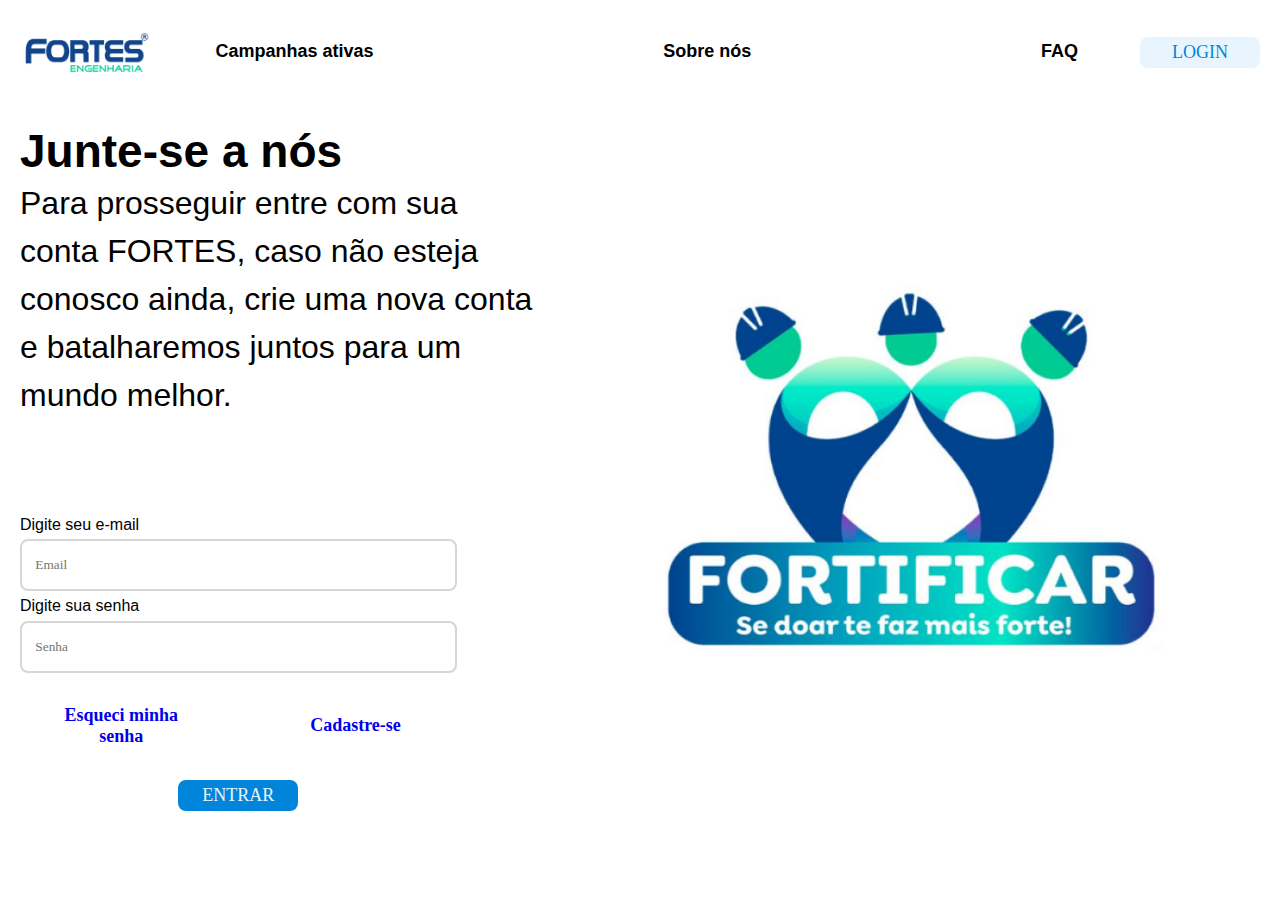
<file: index.html>
<!DOCTYPE html>
<html lang="pt-br">
<head>
  <meta charset="UTF-8">
  <meta http-equiv="X-UA-Compatible" content="IE=edge">
  <meta name="viewport" content="width=device-width, initial-scale=1.0">
  <link rel="stylesheet" href="./fortes/css/index.css">
  <link rel="stylesheet" href="./fortes/css/reset.css">
  <link rel="stylesheet" href="./fortes/css/responsivo.css">
  <link rel="stylesheet" href="./fortes/css/style.css">
  <link rel="shortcut icon" href="./fortes/img/logo_app.png" type="image/x-icon">
  <title>Login</title>
</head>

<body>

  <!--
  ###### CABEÇALHO DA PÁGINA #######
  -->

  <header>
    <div class="logo-container">
    </div>

    <nav class="nav-section">
      <div class="link-container">
        <span class="links"><a href="#campanhas">Campanhas ativas</a></span>
        <span class="links"><a href="#sobre">Sobre nós</a></span>
        <span class="links"><a href="#faq">FAQ</a></span>
      </div>
    </nav>

    <div class="profile-container">
      <button class="bt-secondary">Login</button>
    </div>
  </header>

  <!-- 
  ######## FIM CABEÇALHO ########
  -->



  <!--
  ###### MAIN LOGIN ######
  -->

  <main id="login-main">
    <section class="login-section">
      <h1>Junte-se a nós</h1>
      <p>
        Para prosseguir entre com sua conta FORTES, caso não esteja conosco ainda,
        crie uma nova conta e batalharemos juntos para um mundo melhor.
      </p>

      <form class="form-section" id="login-form">
        <div class="login-container">
          <label for="email">Digite seu e-mail</label>
          <input type="text" id="email" name="email"placeholder="Email">

          <label for="senha">Digite sua senha</label>
          <input type="password" id="senha" name="senha" placeholder="Senha">
        </div>


        <div class="btn-container">
          <span class="btn-links"><a href="#">Esqueci minha senha</a></span>
          <span class="btn-links"><a href="#">Cadastre-se</a></span>
          <input value="Entrar" type="submit" id="btn-submit" class="bt-primary">
        </div>
      </form>

    </section>
    <div class="projeto-container">
      <img src="./fortes/img/projeto.png" alt="Projeto" id="projeto-logo"> 
    </div>
  </main>

  <!--
  ###### FIM MAIN LOGIN ######
  -->

  <!--
  ###### MAIN CAMPANHAS ######
  -->

  <main id="campanhas">
    <h1>Campanhas ativas</h1>
    <p>
      Lorem ipsum dolor sit amet consectetur adipisicing elit. Nisi velit, sapiente nesciunt culpa reiciendis eum
      dolorem eos quo dicta et ab dignissimos quisquam vero recusandae esse impedit nostrum obcaecati consequatur?
    </p>
  </main>
  
  <!--
  ###### FIM MAIN CAMPANHAS ######
  -->

  <!--
  ###### MAIN SOBRE ######
  -->

  <main id="sobre">
    <h1>Sobre nós</h1>
    <p>
      Lorem ipsum dolor sit amet consectetur adipisicing elit. Nisi velit, sapiente nesciunt culpa reiciendis eum
      dolorem eos quo dicta et ab dignissimos quisquam vero recusandae esse impedit nostrum obcaecati consequatur?
    </p>
  </main>

  <!--
  ###### FIM MAIN SOBRE ######
  -->

  <!--
  ###### MAIN FAQ ######
  -->

  <main id="faq">
    <h1>FAQ</h1>
    <p>
      Lorem ipsum dolor sit amet consectetur adipisicing elit. Nisi velit, sapiente nesciunt culpa reiciendis eum
      dolorem eos quo dicta et ab dignissimos quisquam vero recusandae esse impedit nostrum obcaecati consequatur?
    </p>
  </main>

  <!--
  ###### FIM MAIN FAQ ######
  -->

  <script src="./fortes/js/index.js"></script>
</body>
</html>
</file>
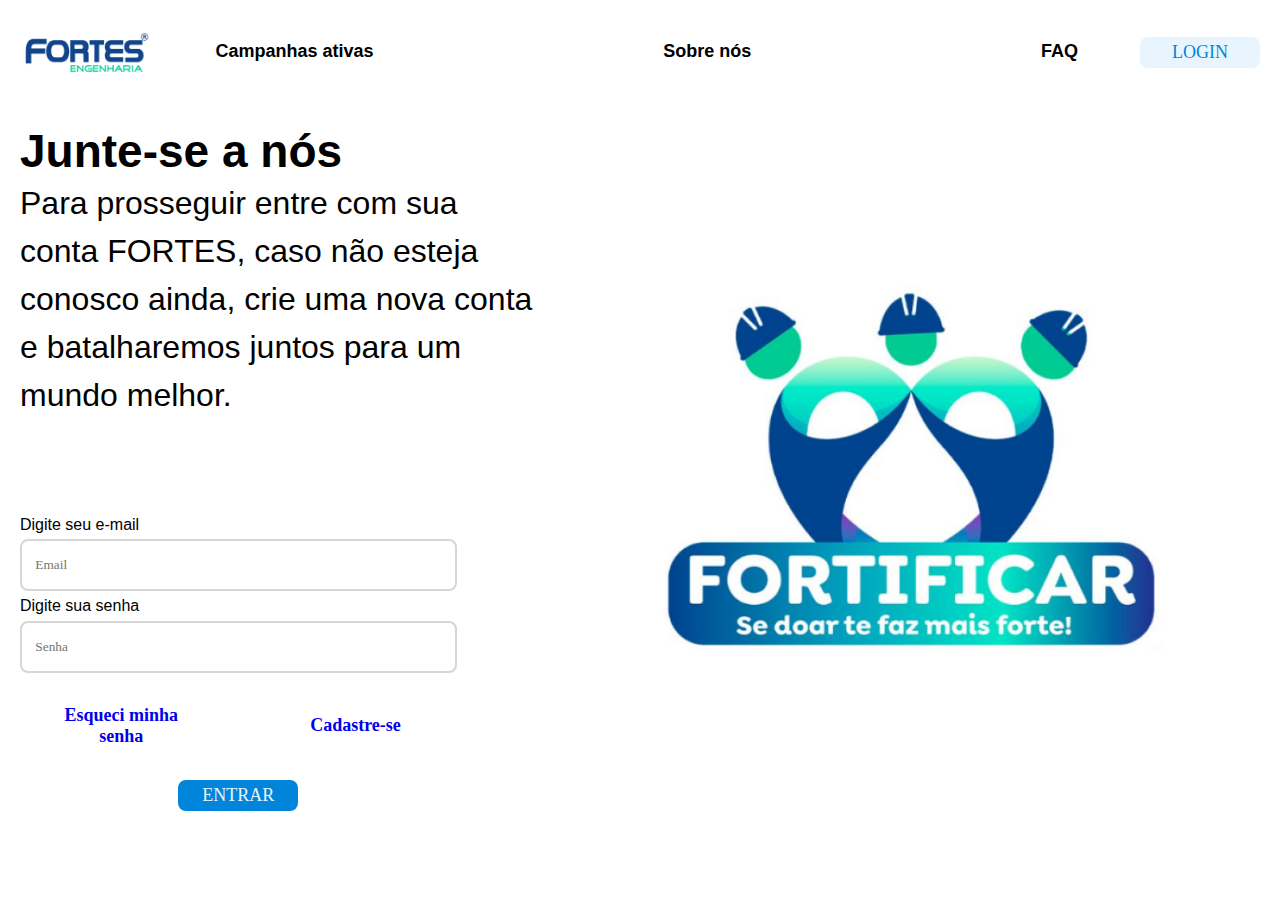
<file: fortes/index.html>
<!DOCTYPE html>
<html lang="pt-br">
<head>
  <meta charset="UTF-8">
  <meta http-equiv="X-UA-Compatible" content="IE=edge">
  <meta name="viewport" content="width=device-width, initial-scale=1.0">
  <link rel="stylesheet" href="./css/index.css">
  <link rel="stylesheet" href="./css/reset.css">
  <link rel="stylesheet" href="./css/responsivo.css">
  <link rel="stylesheet" href="./css/style.css">
  <link rel="shortcut icon" href="./img/logo_app.png" type="image/x-icon">
  <title>Login</title>
</head>

<body>

  <!--
  ###### CABEÇALHO DA PÁGINA #######
  -->

  <header>
    <div class="logo-container">
    </div>

    <nav class="nav-section">
      <div class="link-container">
        <span class="links"><a href="#campanhas">Campanhas ativas</a></span>
        <span class="links"><a href="#sobre">Sobre nós</a></span>
        <span class="links"><a href="#faq">FAQ</a></span>
      </div>
    </nav>

    <div class="profile-container">
      <button class="bt-secondary">Login</button>
    </div>
  </header>

  <!-- 
  ######## FIM CABEÇALHO ########
  -->



  <!--
  ###### MAIN LOGIN ######
  -->

  <main id="login-main">
    <section class="login-section">
      <h1>Junte-se a nós</h1>
      <p>
        Para prosseguir entre com sua conta FORTES, caso não esteja conosco ainda,
        crie uma nova conta e batalharemos juntos para um mundo melhor.
      </p>

      <form class="form-section" id="login-form">
        <div class="login-container">
          <label for="email">Digite seu e-mail</label>
          <input type="text" id="email" name="email"placeholder="Email">

          <label for="senha">Digite sua senha</label>
          <input type="password" id="senha" name="senha" placeholder="Senha">
        </div>


        <div class="btn-container">
          <span class="btn-links"><a href="#">Esqueci minha senha</a></span>
          <span class="btn-links"><a href="#">Cadastre-se</a></span>
          <input value="Entrar" type="submit" id="btn-submit" class="bt-primary">
        </div>
      </form>

    </section>
    <div class="projeto-container">
      <img src="img/projeto.png" alt="Projeto" id="projeto-logo"> 
    </div>
  </main>

  <!--
  ###### FIM MAIN LOGIN ######
  -->

  <!--
  ###### MAIN CAMPANHAS ######
  -->

  <main id="campanhas">
    <h1>Campanhas ativas</h1>
    <p>
      Lorem ipsum dolor sit amet consectetur adipisicing elit. Nisi velit, sapiente nesciunt culpa reiciendis eum
      dolorem eos quo dicta et ab dignissimos quisquam vero recusandae esse impedit nostrum obcaecati consequatur?
    </p>
  </main>
  
  <!--
  ###### FIM MAIN CAMPANHAS ######
  -->

  <!--
  ###### MAIN SOBRE ######
  -->

  <main id="sobre">
    <h1>Sobre nós</h1>
    <p>
      Lorem ipsum dolor sit amet consectetur adipisicing elit. Nisi velit, sapiente nesciunt culpa reiciendis eum
      dolorem eos quo dicta et ab dignissimos quisquam vero recusandae esse impedit nostrum obcaecati consequatur?
    </p>
  </main>

  <!--
  ###### FIM MAIN SOBRE ######
  -->

  <!--
  ###### MAIN FAQ ######
  -->

  <main id="faq">
    <h1>FAQ</h1>
    <p>
      Lorem ipsum dolor sit amet consectetur adipisicing elit. Nisi velit, sapiente nesciunt culpa reiciendis eum
      dolorem eos quo dicta et ab dignissimos quisquam vero recusandae esse impedit nostrum obcaecati consequatur?
    </p>
  </main>

  <!--
  ###### FIM MAIN FAQ ######
  -->

  <script src="js/index.js"></script>
</body>
</html>
</file>
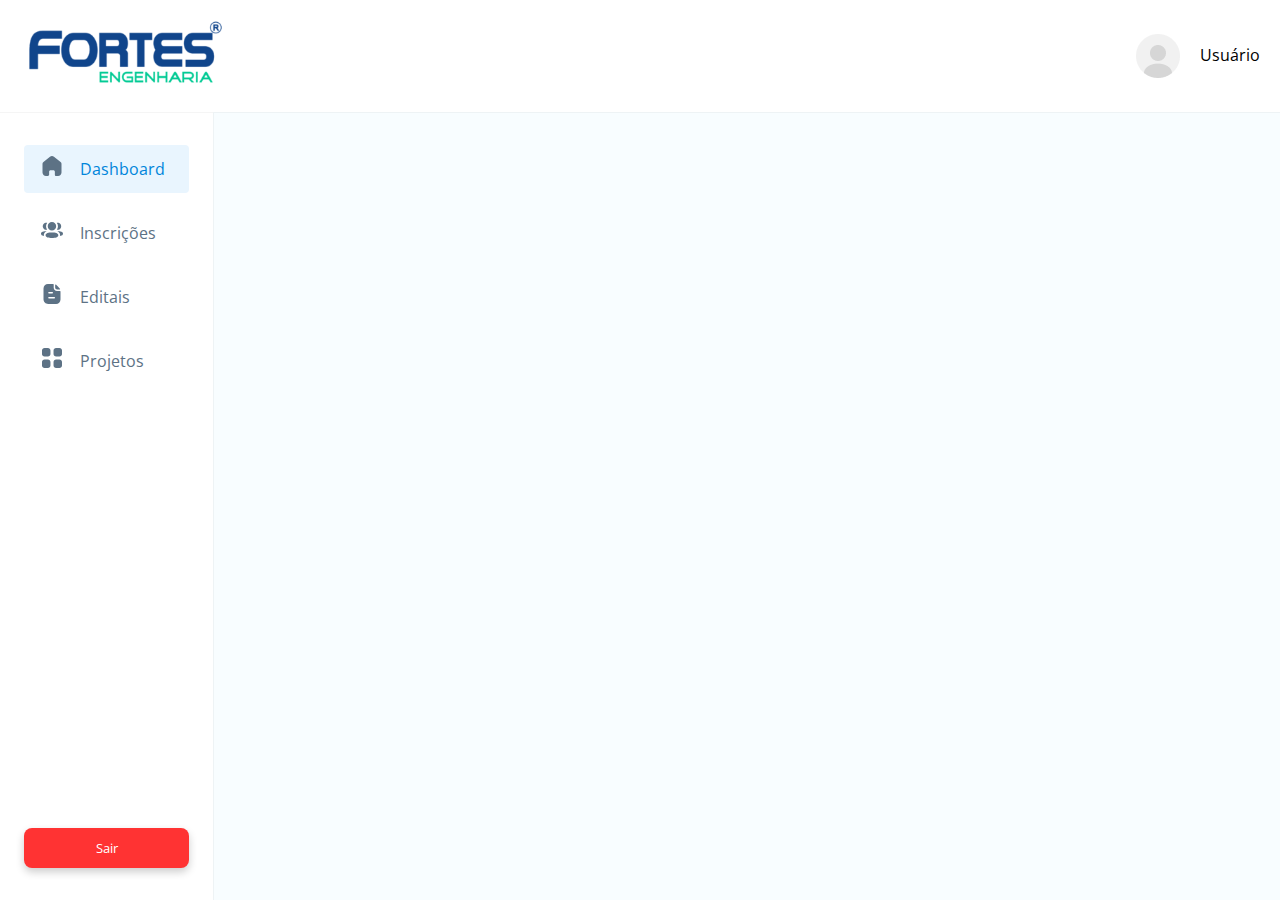
<file: fortes/template.html>
<!DOCTYPE html>
<html lang="pt-br">
  <head>
    <meta charset="UTF-8">
    <meta name="viewport" content="width=device-width, initial-scale=1">
    <title></title>
    <link rel="preconnect" href="https://fonts.googleapis.com">
<link rel="preconnect" href="https://fonts.gstatic.com" crossorigin>
<link href="https://fonts.googleapis.com/css2?family=Open+Sans:ital,wght@0,300..800;1,300..800&display=swap" rel="stylesheet">
    <link href="css/style.css" rel="stylesheet">
  </head>
  <body>
    <div class="grid-layout">
      
  <header class="navbar">
    <nav>
      <div>
        <img src="img/logo.png" alt="logo" id="logo">
      </div>
      <div class="right-nav">
        <span id="user-nav"><img src="./img/user.png" alt=""> Usuário</span> 
      </div>
    </nav>
  </header>
  <main class="main">
    <div class="sidebar">
      <div class="sidebar-items">
      <ul>
        <li><button type="" id="sidebar-active"> <span> <img src="./icons/home/home-light.svg" alt=""> </span> <span>Dashboard</span></button></li>
        <li><button type=""> <span><img src="./icons/group/group-light.svg" alt=""> </span> <span>Inscrições</span></button></li>
        <li><button type=""> <span> <img src="./icons/paper/paper-light.svg" alt="">  </span> <span>Editais</span></button></li>
        <li><button type=""> <span> <img src="./icons/category/category-light.svg" alt="">  </span> <span>Projetos</span></button></li>
      </ul>
      </div>
      <div class="logout">
        <button type="">Sair</button>
      </div>
    </div>
    <div class="container">
      <div class="flex-container">
        <!-- CONTEUDO BASE AQUI -->
      </div>
  </div>
  </main>
    </div>
  </body>
</html>
</file>
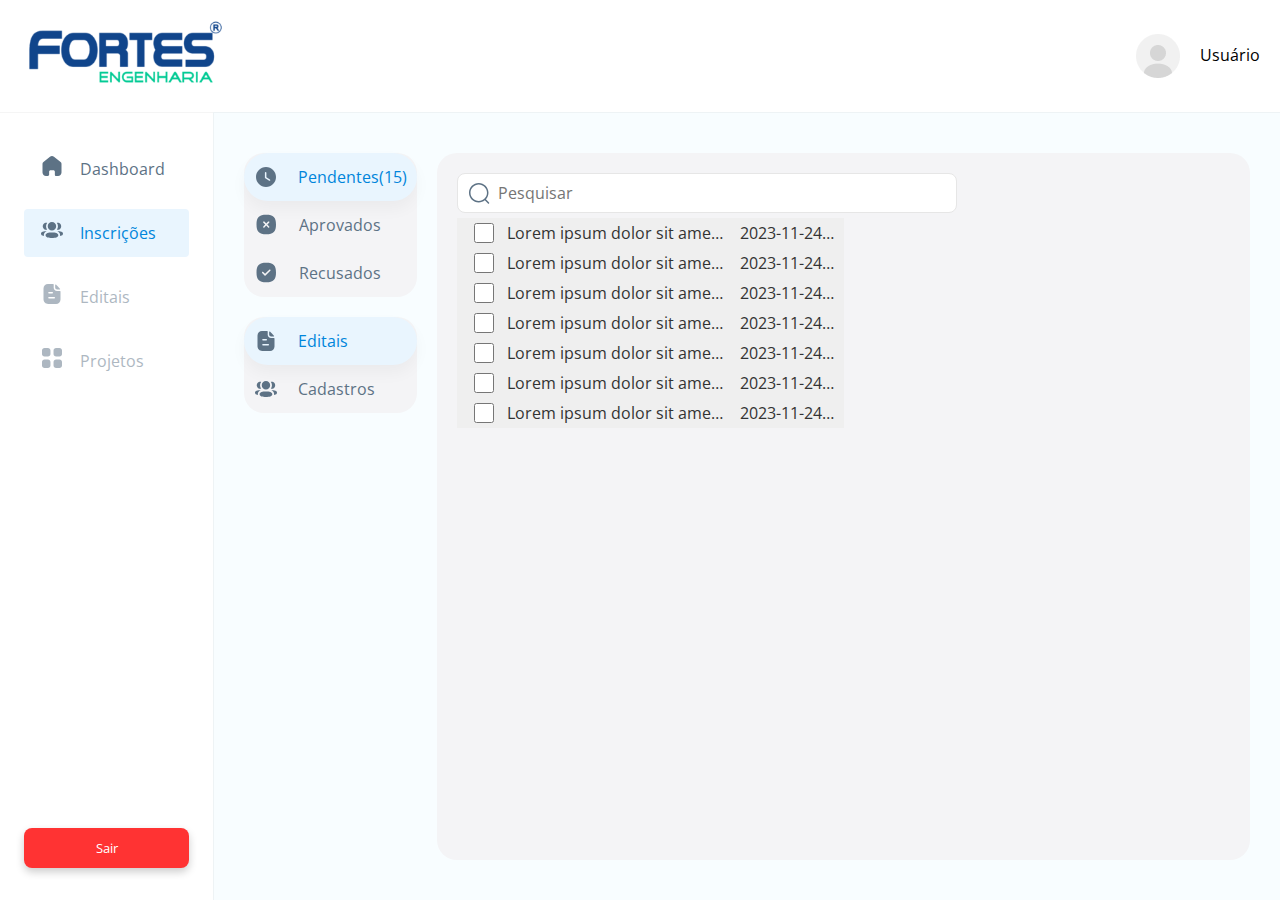
<file: fortes/admin/inscricoes.html>
<!DOCTYPE html>
<html lang="pt-br">
  <head>
    <meta charset="UTF-8">
    <meta name="viewport" content="width=device-width, initial-scale=1">
    <title>Inscriçoes</title>
    <link rel="preconnect" href="https://fonts.googleapis.com">
<link rel="preconnect" href="https://fonts.gstatic.com" crossorigin>
<link href="https://fonts.googleapis.com/css2?family=Open+Sans:ital,wght@0,300..800;1,300..800&display=swap" rel="stylesheet">
    <link href="../css/style.css" rel="stylesheet">
    <link href="../css/admin/inscricoes.css" rel="stylesheet">
  <link rel="shortcut icon" href="../img/logo_app.png" type="image/x-icon">
  </head>
  <body>
    <div class="offcanvas" style="display: none;">
        <button onClick="closeOffCanvas()" class="closeOffcanvas"> <i> <img src="../icons/close/close-light.png" alt=""> </i> </button>
         <div id="offcanvasContent"></div>
      </div>

    <div class="grid-layout">
      
  <header class="navbar">
    <nav>
      <div>
        <img src="../img/logo.png" alt="logo" id="logo">
      </div>
      <div class="right-nav">
        <span id="user-nav"><img src="../img/user.png" alt=""> Usuário</span> 
        <button onClick="showOffCanvas()" class="menuOffcanvas"> <i> <img src="../icons/menu/menu-light.png" alt=""> </i> </button>
      </div>
    </nav>
  </header>
  <main class="main">
    <div class="sidebar">
      <div class="sidebar-items">
      <ul>
        <li><button type="" onclick="openDash()"> <span> <img src="../icons/home/home-light.svg" alt=""> </span> <span>Dashboard</span></button></li>
        <li><button type="" id="sidebar-active" onClick="openInsc()"> <span><img src="../icons/group/group-light.svg" alt=""> </span> <span>Inscrições</span></button></li>
        <li><button type="" onClick="openEdi()" disabled> <span> <img src="../icons/paper/paper-light.svg" alt="">  </span> <span>Editais</span></button></li>
        <li><button type="" onClick="openProj()" disabled> <span> <img src="../icons/category/category-light.svg" alt="">  </span> <span>Projetos</span></button></li>
      </ul>
      </div>
      <div class="logout">
        <button type="" onClick="logout()">Sair</button>
      </div>
    </div>

     
    <div class="container-2">
      <div class="popup" style="display: none;">
         <div id="header-popup">
    <button class="close-button bt-secondary" onclick="closePopup()">Voltar</button>
           
         </div>


         <div id="popupContent"></div>
      </div>


      <div class="flex-container">
      <div class="mid-container">
        <div class="mid-container-left">
          <div class="left-item">
            <button onClick="buttonActive(this.id)" class="default" id="element1"> <i> <img src="../icons/clock/clock-light.svg"> </i> Pendentes(15)</button>
            <button onClick="buttonActive(this.id)" class="default" id="element2"> <i> <img src="../icons/close/close-square-light.svg"> </i> Aprovados</button>
            <button onClick="buttonActive(this.id)" class="default" id="element3"> <i> <img src="../icons/tick/tick-square-light.svg"> </i> Recusados</button>
          </div>
          <div class="left-item">
            <button onClick="buttonActive2(this.id)" class="default" id="element4"> <i> <img src="../icons/paper/paper-light.svg"> </i> Editais</button>
            <button onClick="buttonActive2(this.id)" class="default" id="element5"> <i> <img src="../icons/group/group-light.svg"> </i>  Cadastros</button>
          </div>
        </div>

        <div class="mid-container-right">

            <div class="conteudo-default" id="conteudo#1">
              <nav class="nav-search">
                <div class="search-div">
                  <i class="icon">
                    <img src="../icons/search/search-light.svg" alt=""> 
                  </i>
                  <input type="" name="" class="search-bar" placeholder="Pesquisar">
                </div>
              </nav>
              <div class="conteudo-container">
                
                <div class="conteudo-container-left">

                  <ul>
                   <li> <button type="list-bt" onClick="openMail(this.id)" class="list-default" id="l1" value="1"> <span id="check-span"><input type="checkbox" onChange="listActive('l1')" id="l1-check"> </span> <span>Lorem ipsum dolor sit amet, consectetur adipisicing elit, sed do eiusmod
                   tempor incididunt ut labore et dolore magna aliqua. Ut enim ad minim veniam, </span> <span>2023-11-24 15:42:18</span> </button> </li>

                    <li> <button type="list-bt" onClick="openMail(this.id)" class="list-default" id="l2" value="2"> <span id="check-span"><input type="checkbox" onChange="listActive('l2')" id="l2-check"> </span> <span>Lorem ipsum dolor sit amet, consectetur adipisicing elit, sed do eiusmod
                   tempor incididunt ut labore et dolore magna aliqua. Ut enim ad minim veniam, </span> <span>2023-11-24 15:42:18</span> </button> </li>

                    <li> <button type="list-bt" onClick="openMail(this.id)" value="3" class="list-default" id="l3"> <span id="check-span"><input type="checkbox" onChange="listActive('l3')" id="l3-check"> </span> <span>Lorem ipsum dolor sit amet, consectetur adipisicing elit, sed do eiusmod
                   tempor incididunt ut labore et dolore magna aliqua. Ut enim ad minim veniam, </span> <span>2023-11-24 15:42:18</span> </button> </li>

                    <li> <button type="list-bt" onClick="openMail(this.id)" value="4" class="list-default" id="l4"> <span id="check-span"><input type="checkbox" onChange="listActive('l4')" id="l4-check"> </span> <span>Lorem ipsum dolor sit amet, consectetur adipisicing elit, sed do eiusmod
                   tempor incididunt ut labore et dolore magna aliqua. Ut enim ad minim veniam, </span> <span>2023-11-24 15:42:18</span> </button> </li>

                    <li> <button type="list-bt" onClick="openMail(this.id)" value="5" class="list-default" id="l5"> <span id="check-span"><input type="checkbox" onChange="listActive('l5')" id="l5-check"> </span> <span>Lorem ipsum dolor sit amet, consectetur adipisicing elit, sed do eiusmod
                   tempor incididunt ut labore et dolore magna aliqua. Ut enim ad minim veniam, </span> <span>2023-11-24 15:42:18</span> </button> </li>

                    <li> <button type="list-bt" onClick="openMail(this.id)" value="6" class="list-default" id="l6"> <span id="check-span"><input type="checkbox" onChange="listActive('l6')" id="l6-check"> </span> <span>Lorem ipsum dolor sit amet, consectetur adipisicing elit, sed do eiusmod
                   tempor incididunt ut labore et dolore magna aliqua. Ut enim ad minim veniam, </span> <span>2023-11-24 15:42:18</span> </button> </li>

                    <li> <button type="list-bt" onClick="openMail(this.id)" value="7" class="list-default" id="l7"> <span id="check-span"><input type="checkbox" onChange="listActive('l7')" id="l7-check"> </span> <span>Lorem ipsum dolor sit amet, consectetur adipisicing elit, sed do eiusmod
                   tempor incididunt ut labore et dolore magna aliqua. Ut enim ad minim veniam, </span> <span>2023-11-24 15:42:18</span> </button> </li>

                  </ul>

                </div>
                <div class="conteudo-container-right">

                  <!-- =================== -->
                  <div class="mail mail-default" id="mail#1"> 
                    <main>
                        <h1>Projeto Marte</h1>  
                    <h2>Participando do Edital nº 1</h2>
                    <p>CNPJ: 11.111.111/1111-11.</p>
                    <p>CPF responsável: 111.111.111-11</p>
                    <p>ODS: Meio ambiente</p>
                    <h3>Informações Adicionais</h3>
                    <ul>
                      <li>Data de início: 01/01/2024</li>
                      <li>Local: São Paulo, SP</li>
                      <li>Duração do projeto: 12 meses</li>
                      <li>Investimento total: R$ 500.000,00</li>
                      <li>Parceiros envolvidos: Empresa Garoto, ONG Amor</li>
                      <li>Número de beneficiários: 200 pessoas</li>
                      <li>Meta principal: Reduzir o desemprego local em 15%</li>
                    </ul>
                    </main>
                  
                    <nav>
                      <button class="bt-secondary">Recusar</button>
                      <button class="bt-primary">Aprovar</button>
                    </nav>
                  </div>
                  <!-- =================== -->

                     <!-- =================== -->
                  <div class="mail mail-default" id="mail#2"> 
                     <main>
                        <h1>Projeto Amor Vermelho</h1>  
                    <h2>Participando do Edital nº 2</h2>
                    <p>CNPJ: 22.222.222/2222-22.</p>
                    <p>CPF responsável: 222.222.222-22</p>
                    <p>ODS: Educação</p>
                    <h3>Informações Adicionais</h3>
                    <ul>
                      <li>Data de início: 01/01/2022</li>
                      <li>Local: Vitória, ES</li>
                      <li>Duração do projeto: 2 meses</li>
                      <li>Investimento total: R$ 20.000,00</li>
                      <li>Parceiros envolvidos: Empresa Xen, ONG ABC</li>
                      <li>Número de beneficiários: 500 pessoas</li>
                      <li>Meta principal: Melhorar educação em escolas estaduais</li>
                    </ul>
                    </main>
                    <nav>
                      <button class="bt-secondary">Recusar</button>
                      <button class="bt-primary">Aprovar</button>
                    </nav>
                  </div>
                  <!-- =================== -->

                   <!-- =================== -->
                  <div class="mail mail-default" id="mail#3"> 
                    <main>
                        <h1>Projeto Avon</h1>  
                    <h2>Participando do Edital nº 3</h2>
                    <p>CNPJ: 33.333.333/3333-33.</p>
                    <p>CPF responsável: 333.333.333-33</p>
                    <p>ODS: Trabalho</p>
                    <h3>Informações Adicionais</h3>
                    <ul>
                      <li>Data de início: 01/12/2021</li>
                      <li>Local: Rio de Janeiro, RJ</li>
                      <li>Duração do projeto: 7 meses</li>
                      <li>Investimento total: R$ 90.000,00</li>
                      <li>Parceiros envolvidos: Empresa Dell, ONG LOG</li>
                      <li>Número de beneficiários: 250 pessoas</li>
                      <li>Meta principal: Diminuir desemprego nas indústrias em 15%</li>
                    </ul>
                    </main>
                  
                    <nav>
                      <button class="bt-secondary">Recusar</button>
                      <button class="bt-primary">Aprovar</button>
                    </nav>
                  </div>
                  <!-- =================== -->


                   <!-- =================== -->
                  <div class="mail mail-default" id="mail#4"> 
                     <main>
                        <h1>Projeto Flor Mais Amor</h1>  
                    <h2>Participando do Edital nº 4</h2>
                    <p>CNPJ: 44.444.444/4444-44.</p>
                    <p>CPF responsável: 444.444.444-44</p>
                    <p>ODS: Meio ambiente</p>
                    <h3>Informações Adicionais</h3>
                    <ul>
                      <li>Data de início: 11/05/2025</li>
                      <li>Local: Ouro Preto, MG</li>
                      <li>Duração do projeto: 12 meses</li>
                      <li>Investimento total: R$ 200.000,00</li>
                      <li>Parceiros envolvidos: Empresa XOR, ONG ABEL</li>
                      <li>Número de beneficiários: 900 pessoas</li>
                      <li>Meta principal: Reflorestamento e geração de empregos</li>
                    </ul>
                    </main>
                  
                    <nav>
                      <button class="bt-secondary">Recusar</button>
                      <button class="bt-primary">Aprovar</button>
                    </nav>
                  </div>
                  <!-- =================== -->


                   <!-- =================== -->
                  <div class="mail mail-default" id="mail#5"> 
                     <main>
                        <h1>Projeto RISO</h1>  
                    <h2>Participando do Edital nº 5</h2>
                    <p>CNPJ: 555.555.555/5555-55.</p>
                    <p>CPF responsável: 555.555.555-55</p>
                    <p>ODS: Educação</p>
                    <h3>Informações Adicionais</h3>
                    <ul>
                      <li>Data de início: 01/01/2019</li>
                      <li>Local: São Paulo, SP</li>
                      <li>Duração do projeto: 2 meses</li>
                      <li>Investimento total: R$ 20.000,00</li>
                      <li>Parceiros envolvidos: ONG ALFABETO</li>
                      <li>Número de beneficiários: 200 pessoas</li>
                      <li>Meta principal: Levar entretenimento e educação para crianças de escolas públicas</li>
                    </ul>
                    </main>
                  
                    <nav>
                      <button class="bt-secondary">Recusar</button>
                      <button class="bt-primary">Aprovar</button>
                    </nav>
                  </div>
                  <!-- =================== -->


                   <!-- =================== -->
                  <div class="mail mail-default" id="mail#6"> 
                     <main>
                        <h1>Projeto Comida de Casa</h1>  
                    <h2>Participando do Edital nº 6</h2>
                    <p>CNPJ: 666.666.666/6666-66.</p>
                    <p>CPF responsável: 666.666.666-66</p>
                    <p>ODS: Fome Zero</p>
                    <h3>Informações Adicionais</h3>
                    <ul>
                      <li>Data de início: 01/01/2020</li>
                      <li>Local: Serra, ES</li>
                      <li>Duração do projeto: 9 meses</li>
                      <li>Investimento total: R$ 80.000,00</li>
                      <li>Parceiros envolvidos: ONG ABC</li>
                      <li>Número de beneficiários: 260 pessoas</li>
                      <li>Meta principal: Alimentar pessoas em situação de rua</li>
                    </ul>
                    </main>
                  
                    <nav>
                      <button class="bt-secondary">Recusar</button>
                      <button class="bt-primary">Aprovar</button>
                    </nav>
                  </div>
                  <!-- =================== -->


                   <!-- =================== -->
                  <div class="mail mail-default" id="mail#7"> 
                     <main>
                        <h1>Projeto Mar Azul</h1>  
                    <h2>Participando do Edital nº 7</h2>
                    <p>CNPJ: 777.777.777/7777-77.</p>
                    <p>CPF responsável: 777.777.777-77</p>
                    <p>ODS: Meio ambiente</p>
                    <h3>Informações Adicionais</h3>
                    <ul>
                      <li>Data de início: 06/12/2024</li>
                      <li>Local: São Paulo, SP</li>
                      <li>Duração do projeto: 9 meses</li>
                      <li>Investimento total: R$ 90.000,00</li>
                      <li>Parceiros envolvidos: Empresa Kleys</li>
                      <li>Número de beneficiários: 2000 pessoas</li>
                      <li>Meta principal: Reduzir dano ao ambiente aquático e geração de empregos</li>
                    </ul>
                    </main>
                  
                    <nav>
                      <button class="bt-secondary">Recusar</button>
                      <button class="bt-primary">Aprovar</button>
                    </nav>
                  </div>
                  <!-- =================== -->


                </div>

              </div>
            </div>

<!-- ========================================================================================================== -->

            <div class="conteudo-default" id="conteudo#2">
   <nav>
                <div class="search-div">
                  <i class="icon">
                    <img src="../icons/search/search-light.svg" alt=""> 
                  </i>
                  <input type="" name="" class="search-bar" placeholder="Pesquisar">
                </div>
              </nav>
              <div class="conteudo-container">
                
                <div class="conteudo-container-left">

                  <ul>
                   <li> <button type="list-bt" onClick="openMail2(this.id)" class="list-default" id="l1#2" value="1"> <span id="check-span"><input type="checkbox" onChange="listActive2('l1')" id="l1-check#2"> </span> <span>Lorem ipsum dolor sit amet, consectetur adipisicing elit, sed do eiusmod
                   tempor incididunt ut labore et dolore magna aliqua. Ut enim ad minim veniam, </span> <span>2023-11-24 15:42:18</span> </button> </li>

                    <li> <button type="list-bt" onClick="openMail2(this.id)" class="list-default" id="l2#2" value="2"> <span id="check-span"><input type="checkbox" onChange="listActive2('l2')" id="l2-check#2"> </span> <span>Lorem ipsum dolor sit amet, consectetur adipisicing elit, sed do eiusmod
                   tempor incididunt ut labore et dolore magna aliqua. Ut enim ad minim veniam, </span> <span>2023-11-24 15:42:18</span> </button> </li>

                    <li> <button type="list-bt" onClick="openMail2(this.id)" value="3" class="list-default" id="l3#2"> <span id="check-span"><input type="checkbox" onChange="listActive2('l3')" id="l3-check#2"> </span> <span>Lorem ipsum dolor sit amet, consectetur adipisicing elit, sed do eiusmod
                   tempor incididunt ut labore et dolore magna aliqua. Ut enim ad minim veniam, </span> <span>2023-11-24 15:42:18</span> </button> </li>

                    <li> <button type="list-bt" onClick="openMail2(this.id)" value="4" class="list-default" id="l4#2"> <span id="check-span"><input type="checkbox" onChange="listActive2('l4')" id="l4-check#2"> </span> <span>Lorem ipsum dolor sit amet, consectetur adipisicing elit, sed do eiusmod
                   tempor incididunt ut labore et dolore magna aliqua. Ut enim ad minim veniam, </span> <span>2023-11-24 15:42:18</span> </button> </li>

                    <li> <button type="list-bt" onClick="openMail2(this.id)" value="5" class="list-default" id="l5#2"> <span id="check-span"><input type="checkbox" onChange="listActive2('l5')" id="l5-check#2"> </span> <span>Lorem ipsum dolor sit amet, consectetur adipisicing elit, sed do eiusmod
                   tempor incididunt ut labore et dolore magna aliqua. Ut enim ad minim veniam, </span> <span>2023-11-24 15:42:18</span> </button> </li>

                    <li> <button type="list-bt" onClick="openMail2(this.id)" value="6" class="list-default" id="l6#2"> <span id="check-span"><input type="checkbox" onChange="listActive2('l6')" id="l6-check#2"> </span> <span>Lorem ipsum dolor sit amet, consectetur adipisicing elit, sed do eiusmod
                   tempor incididunt ut labore et dolore magna aliqua. Ut enim ad minim veniam, </span> <span>2023-11-24 15:42:18</span> </button> </li>

                    <li> <button type="list-bt" onClick="openMail2(this.id)" value="7" class="list-default" id="l7#2"> <span id="check-span"><input type="checkbox" onChange="listActive2('l7')" id="l7-check#2"> </span> <span>Lorem ipsum dolor sit amet, consectetur adipisicing elit, sed do eiusmod
                   tempor incididunt ut labore et dolore magna aliqua. Ut enim ad minim veniam, </span> <span>2023-11-24 15:42:18</span> </button> </li>

                  </ul>

                </div>
                <div class="conteudo-container-right cont-2">

                  <!-- =================== -->
                  <div class="mail mail-default" id="mail2#1"> 
                    <main>
                      <h1>Instituto Esperança</h1>
    <h2>Informações da Instituição</h2>
    <p>CNPJ: 22.222.222/0001-22</p>
    <p>Endereço: Rua da Solidariedade, 123, Bairro Esperança, São Paulo, SP</p>
    <p>Telefone: (11) 2222-2222</p>
    <p>E-mail: contato@institutoesperanca.org.br</p>

    <h3>Informações Adicionais</h3>
    <ul>
        <li>Data de Fundação: 15/03/2010</li>
        <li>Responsável: Maria da Silva</li>
        <li>Objetivo: Apoio à educação de crianças e adolescentes</li>
        <li>Principais Projetos: Reforço Escolar, Oficinas de Arte, Capacitação Profissional</li>
        <li>Número de Beneficiários: 350 pessoas</li>
        <li>Fontes de Recursos: Doações, Parcerias com Empresas, Eventos Beneficentes</li>
        <li>Meta Anual: Aumentar o número de beneficiários em 20%</li>
    </ul>
                        
                    </main>
                  
                    <nav>
                      <button class="bt-secondary">Recusar</button>
                      <button class="bt-primary">Aprovar</button>
                    </nav>
                  </div>
                  <!-- =================== -->

                     <!-- =================== -->
                  <div class="mail mail-default" id="mail2#2"> 
                     <main>
                    <h1>Associação Vida Nova</h1>
    <h2>Informações da Instituição</h2>
    <p>CNPJ: 44.444.444/0001-44</p>
    <p>Endereço: Avenida da Esperança, 789, Bairro Vida, Belo Horizonte, MG</p>
    <p>Telefone: (31) 4444-4444</p>
    <p>E-mail: contato@vidanova.org.br</p>

    <h3>Informações Adicionais</h3>
    <ul>
        <li>Data de Fundação: 10/08/2012</li>
        <li>Responsável: Ana Pereira</li>
        <li>Objetivo: Promoção da saúde e bem-estar</li>
        <li>Principais Projetos: Clínica Comunitária, Programa de Nutrição, Aulas de Yoga</li>
        <li>Número de Beneficiários: 400 pessoas</li>
        <li>Fontes de Recursos: Doações, Convênios com Prefeituras, Parcerias com Hospitais</li>
        <li>Meta Anual: Ampliar o atendimento médico em 25%</li>
    </ul>
                    </main>
                    <nav>
                      <button class="bt-secondary">Recusar</button>
                      <button class="bt-primary">Aprovar</button>
                    </nav>
                  </div>
                  <!-- =================== -->

                   <!-- =================== -->
                  <div class="mail mail-default" id="mail2#3"> 
                    <main>
                    <h1>Fundação Amor ao Próximo</h1>
    <h2>Informações da Instituição</h2>
    <p>CNPJ: 55.555.555/0001-55</p>
    <p>Endereço: Rua da Caridade, 321, Bairro União, Curitiba, PR</p>
    <p>Telefone: (41) 5555-5555</p>
    <p>E-mail: contato@amorproximo.org.br</p>

    <h3>Informações Adicionais</h3>
    <ul>
        <li>Data de Fundação: 05/06/2018</li>
        <li>Responsável: Pedro Santos</li>
        <li>Objetivo: Assistência social e humanitária</li>
        <li>Principais Projetos: Distribuição de Alimentos, Aulas de Informática, Apoio Psicológico</li>
        <li>Número de Beneficiários: 450 pessoas</li>
        <li>Fontes de Recursos: Doações, Parcerias com Empresas, Subvenções Municipais</li>
        <li>Meta Anual: Expandir a distribuição de alimentos para 10 novas comunidades</li>
    </ul>
                    </main>
                  
                    <nav>
                      <button class="bt-secondary">Recusar</button>
                      <button class="bt-primary">Aprovar</button>
                    </nav>
                  </div>
                  <!-- =================== -->


                   <!-- =================== -->
                  <div class="mail mail-default" id="mail2#4"> 
                     <main>
                     <h1>Centro Comunitário Vida Plena</h1>
    <h2>Informações da Instituição</h2>
    <p>CNPJ: 66.666.666/0001-66</p>
    <p>Endereço: Avenida da Paz, 654, Bairro Alegria, Porto Alegre, RS</p>
    <p>Telefone: (51) 6666-6666</p>
    <p>E-mail: contato@vidaplena.org.br</p>

    <h3>Informações Adicionais</h3>
    <ul>
        <li>Data de Fundação: 12/11/2016</li>
        <li>Responsável: Carla Mendes</li>
        <li>Objetivo: Promoção de atividades culturais e esportivas</li>
        <li>Principais Projetos: Escolinha de Futebol, Oficinas de Teatro, Aulas de Dança</li>
        <li>Número de Beneficiários: 300 pessoas</li>
        <li>Fontes de Recursos: Doações, Patrocínios, Venda de Produtos Artesanais</li>
        <li>Meta Anual: Dobrar o número de alunos nas escolinhas esportivas</li>
    </ul>
                    </main>
                  
                    <nav>
                      <button class="bt-secondary">Recusar</button>
                      <button class="bt-primary">Aprovar</button>
                    </nav>
                  </div>
                  <!-- =================== -->


                   <!-- =================== -->
                  <div class="mail mail-default" id="mail2#5"> 
                     <main>
                         <h1>Associação Futuro Brilhante</h1>
    <h2>Informações da Instituição</h2>
    <p>CNPJ: 77.777.777/0001-77</p>
    <p>Endereço: Rua da Luz, 789, Bairro Progresso, Salvador, BA</p>
    <p>Telefone: (71) 7777-7777</p>
    <p>E-mail: contato@futurobrilhante.org.br</p>

    <h3>Informações Adicionais</h3>
    <ul>
        <li>Data de Fundação: 25/09/2014</li>
        <li>Responsável: Lucas Almeida</li>
        <li>Objetivo: Desenvolvimento de habilidades profissionais</li>
        <li>Principais Projetos: Cursos de Informática, Treinamento em Empreendedorismo, Workshop de Carreiras</li>
        <li>Número de Beneficiários: 500 pessoas</li>
        <li>Fontes de Recursos: Doações, Apoio de Empresas, Subvenções Estaduais</li>
        <li>Meta Anual: Capacitar 200 novos profissionais</li>
    </ul>
                    </main>
                  
                    <nav>
                      <button class="bt-secondary">Recusar</button>
                      <button class="bt-primary">Aprovar</button>
                    </nav>
                  </div>
                  <!-- =================== -->


                   <!-- =================== -->
                  <div class="mail mail-default" id="mail2#6"> 
                     <main>
                    <h1>Casa da Esperança</h1>
    <h2>Informações da Instituição</h2>
    <p>CNPJ: 88.888.888/0001-88</p>
    <p>Endereço: Rua da Alegria, 123, Bairro Harmonia, Recife, PE</p>
    <p>Telefone: (81) 8888-8888</p>
    <p>E-mail: contato@casadaesperanca.org.br</p>

    <h3>Informações Adicionais</h3>
    <ul>
        <li>Data de Fundação: 20/02/2013</li>
        <li>Responsável: Júlia Carvalho</li>
        <li>Objetivo: Assistência a famílias em situação de vulnerabilidade</li>
        <li>Principais Projetos: Programa de Alimentação, Acompanhamento Psicológico, Aulas de Reforço Escolar</li>
        <li>Número de Beneficiários: 600 pessoas</li>
        <li>Fontes de Recursos: Doações, Parcerias com Supermercados, Campanhas de Arrecadação</li>
        <li>Meta Anual: Ampliar o programa de alimentação para 300 novas famílias</li>
    </ul>
                    </main>
                  
                    <nav>
                      <button class="bt-secondary">Recusar</button>
                      <button class="bt-primary">Aprovar</button>
                    </nav>
                  </div>
                  <!-- =================== -->


                   <!-- =================== -->
                  <div class="mail mail-default" id="mail2#7"> 
                     <main>
                     <h1>Semeando o Futuro</h1>
    <h2>Informações da Instituição</h2>
    <p>CNPJ: 99.999.999/0001-99</p>
    <p>Endereço: Avenida das Flores, 456, Bairro Primavera, Fortaleza, CE</p>
    <p>Telefone: (85) 9999-9999</p>
    <p>E-mail: contato@semeandoofuturo.org.br</p>

    <h3>Informações Adicionais</h3>
    <ul>
        <li>Data de Fundação: 10/10/2015</li>
        <li>Responsável: Fernanda Lima</li>
        <li>Objetivo: Promover a educação ambiental</li>
        <li>Principais Projetos: Hortas Comunitárias, Educação Ambiental nas Escolas, Reciclagem Criativa</li>
        <li>Número de Beneficiários: 700 pessoas</li>
        <li>Fontes de Recursos: Doações, Parcerias com Escolas, Projetos Governamentais</li>
        <li>Meta Anual: Implementar hortas comunitárias em 20 novas escolas</li>
    </ul>
                    </main>
                  
                    <nav>
                      <button class="bt-secondary">Recusar</button>
                      <button class="bt-primary">Aprovar</button>
                    </nav>
                  </div>
                  <!-- =================== -->


                </div>

              </div>
            </div>

        </div>
      </div>  
      </div>
  </div>
    
  </main>

    </div>
    
<script src="../js/script.js"></script>
<script src="../js/admin/inscricoes.js"></script>
  </body>
</html>
</file>
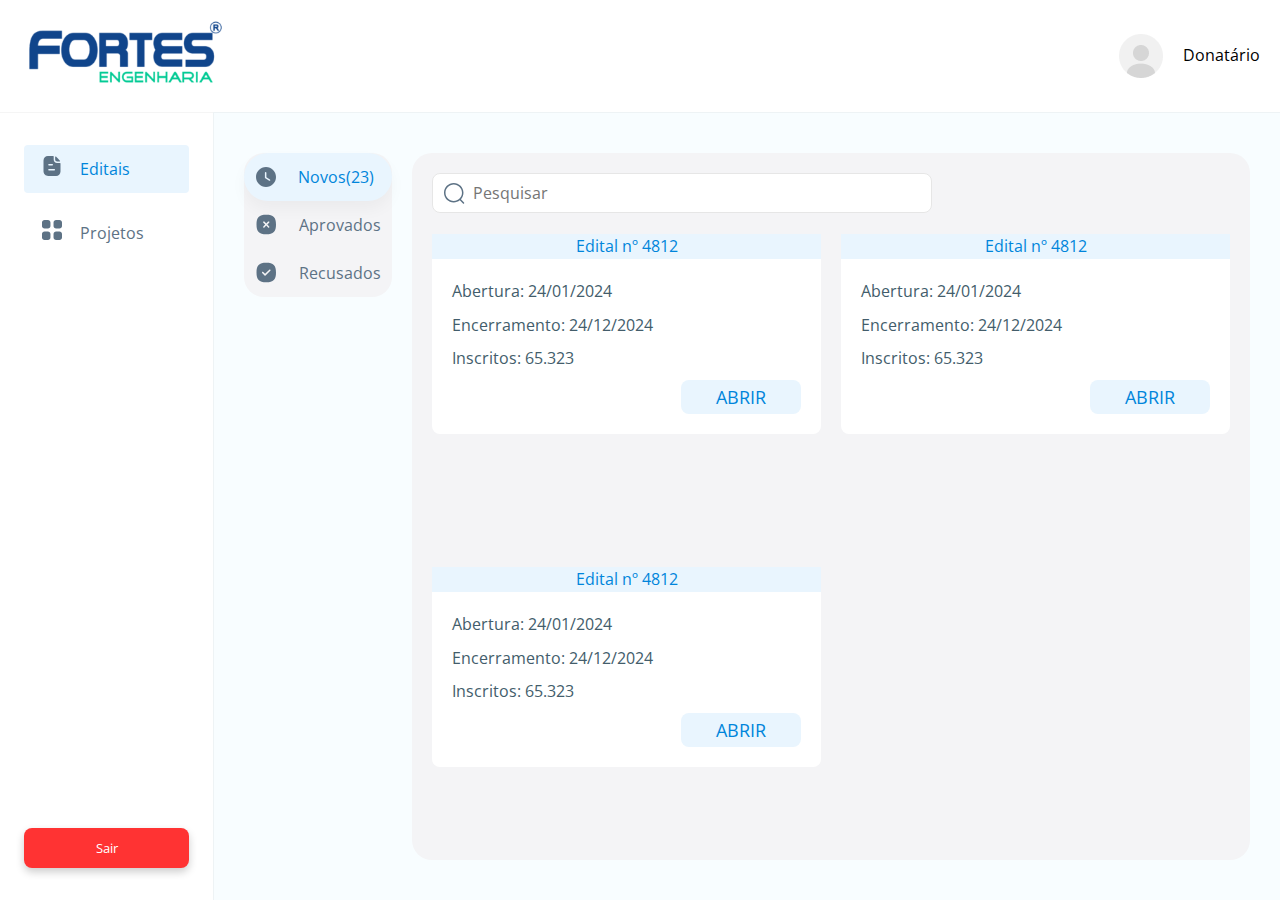
<file: fortes/donatario/editais.html>
<!DOCTYPE html>
<html lang="pt-br">
  <head>
    <meta charset="UTF-8">
    <meta name="viewport" content="width=device-width, initial-scale=1">
    <title>Editais</title>
    <link rel="preconnect" href="https://fonts.googleapis.com">
<link rel="preconnect" href="https://fonts.gstatic.com" crossorigin>
<link href="https://fonts.googleapis.com/css2?family=Open+Sans:ital,wght@0,300..800;1,300..800&display=swap" rel="stylesheet">
    <link href="../css/style.css" rel="stylesheet">
    <link href="../css/donatario/cards.css" rel="stylesheet">
  <link rel="shortcut icon" href="../img/logo_app.png" type="image/x-icon">
  </head>
  <body>
    <div class="offcanvas" style="display: none;">
        <button onClick="closeOffCanvas()" class="closeOffcanvas"> <i> <img src="../icons/close/close-light.png" alt=""> </i> </button>
         <div id="offcanvasContent"></div>
      </div>

    <div class="grid-layout">
      
  <header class="navbar">
    <nav>
      <div>
        <img src="../img/logo.png" alt="logo" id="logo">
      </div>
      <div class="right-nav">
        <span id="user-nav"><img src="../img/user.png" alt=""> Donatário </span> 
        <button onClick="showOffCanvas()" class="menuOffcanvas"> <i> <img src="../icons/menu/menu-light.png" alt=""> </i> </button>
      </div>
    </nav>
  </header>
  <main class="main">
    <div class="sidebar">
      <div class="sidebar-items">
      <ul>
        <li><button type="" onClick="openEdi()" id="sidebar-active"> <span> <img src="../icons/paper/paper-light.svg" alt="">  </span> <span>Editais</span></button></li>
        <li><button type="" onClick="openProj()" > <span> <img src="../icons/category/category-light.svg" alt="">  </span> <span>Projetos</span></button></li>
      </ul>
      </div>
      <div class="logout">
        <button type="" onClick="logout()">Sair</button>
      </div>
    </div>

     
    <div class="container-2">
      <div class="popup" style="display: none;">
         <div id="header-popup">
    <button class="close-button bt-secondary" onclick="closePopup()">Voltar</button>
           
         </div>


         <div id="popupContent"></div>
      </div>


      <div class="flex-container">
      <div class="mid-container">
        <div class="mid-container-left">
          <div class="left-item">
            <button onClick="buttonActive(this.id)" class="default" id="element1"> <i> <img src="../icons/clock/clock-light.svg"> </i> Novos(23)</button>
            <button onClick="buttonActive(this.id)" class="default" id="element2"> <i> <img src="../icons/close/close-square-light.svg"> </i> Aprovados</button>
            <button onClick="buttonActive(this.id)" class="default" id="element3"> <i> <img src="../icons/tick/tick-square-light.svg"> </i> Recusados</button>
          </div>
        </div>

        <div class="mid-container-right">

            <div class="conteudo">
              <nav class="nav-search">
                <div class="search-div">
                  <i class="icon">
                    <img src="../icons/search/search-light.svg" alt=""> 
                  </i>
                  <input type="" name="" class="search-bar" placeholder="Pesquisar">
                </div>
              </nav>
              <div class="conteudo-container">

                <div class="container-user-edit"><div class="bar">
                    <p>Edital nº 4812</p>
                    </div>
                    <div class="card-content">
                    <span>Abertura: 24/01/2024 </span>
                    <span>Encerramento: 24/12/2024 </span>
                    <span>Inscritos: 65.323 </span>
                    <div>
                    <button type="" class="bt-secondary"><p>ABRIR</p></button>
                    </div>
                    </div>    
                </div>
                <div class="container-user-edit"><div class="bar">
                    <p>Edital nº 4812</p>
                    </div>
                    <div class="card-content">
                    <span>Abertura: 24/01/2024 </span>
                    <span>Encerramento: 24/12/2024 </span>
                    <span>Inscritos: 65.323 </span>
                    <div>
                    <button type="" class="bt-secondary"><p>ABRIR</p></button>
                    </div>
                    </div>    
                </div>
                <div class="container-user-edit"><div class="bar">
                    <p>Edital nº 4812</p>
                    </div>
                    <div class="card-content">
                    <span>Abertura: 24/01/2024 </span>
                    <span>Encerramento: 24/12/2024 </span>
                    <span>Inscritos: 65.323 </span>
                    <div>
                    <button type="" class="bt-secondary"><p>ABRIR</p></button>
                    </div>
                    </div>    
                </div>

                </div>

              </div>
            </div>

        </div>
      </div>  
      </div>
  </div>
    
  </main>

    </div>
    
<script src="../js/script.js"></script>
<script src="../js/admin/inscricoes.js"></script>
  </body>
</html>
</file>
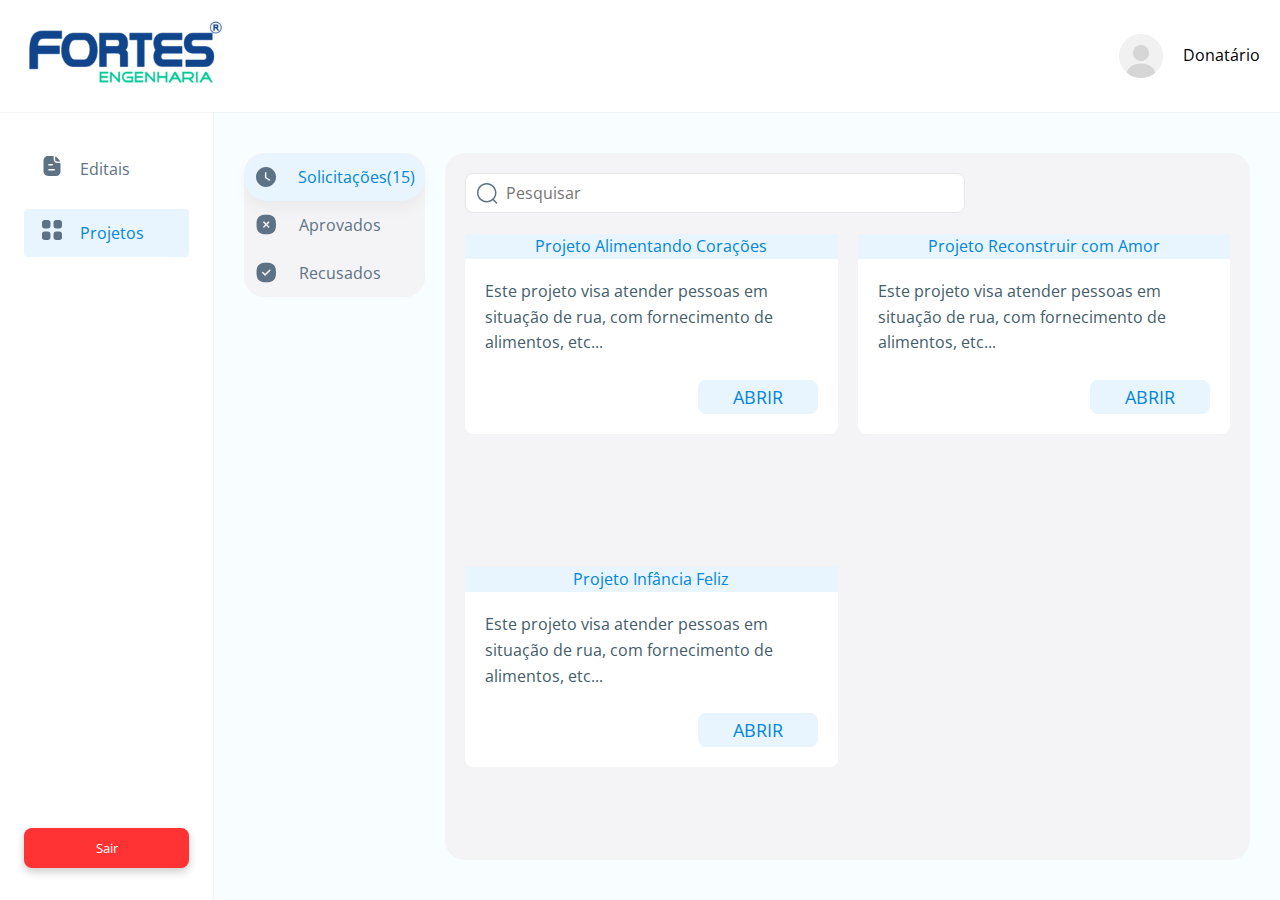
<file: fortes/donatario/projetos.html>
<!DOCTYPE html>
<html lang="pt-br">
  <head>
    <meta charset="UTF-8">
    <meta name="viewport" content="width=device-width, initial-scale=1">
    <title>Projetos</title>
    <link rel="preconnect" href="https://fonts.googleapis.com">
<link rel="preconnect" href="https://fonts.gstatic.com" crossorigin>
<link href="https://fonts.googleapis.com/css2?family=Open+Sans:ital,wght@0,300..800;1,300..800&display=swap" rel="stylesheet">
    <link href="../css/style.css" rel="stylesheet">
    <link href="../css/donatario/cards.css" rel="stylesheet">
  <link rel="shortcut icon" href="../img/logo_app.png" type="image/x-icon">
  </head>
  <body>
    <div class="offcanvas" style="display: none;">
        <button onClick="closeOffCanvas()" class="closeOffcanvas"> <i> <img src="../icons/close/close-light.png" alt=""> </i> </button>
         <div id="offcanvasContent"></div>
      </div>

    <div class="grid-layout">
      
  <header class="navbar">
    <nav>
      <div>
        <img src="../img/logo.png" alt="logo" id="logo">
      </div>
      <div class="right-nav">
        <span id="user-nav"><img src="../img/user.png" alt=""> Donatário </span> 
        <button onClick="showOffCanvas()" class="menuOffcanvas"> <i> <img src="../icons/menu/menu-light.png" alt=""> </i> </button>
      </div>
    </nav>
  </header>
  <main class="main">
    <div class="sidebar">
      <div class="sidebar-items">
      <ul>
        <li><button type="" onClick="openEdi()"> <span> <img src="../icons/paper/paper-light.svg" alt="">  </span> <span>Editais</span></button></li>
        <li><button type="" onClick="openProj()" id="sidebar-active"> <span> <img src="../icons/category/category-light.svg" alt="">  </span> <span>Projetos</span></button></li>
      </ul>
      </div>
      <div class="logout">
        <button type="" onClick="logout()">Sair</button>
      </div>
    </div>

     
    <div class="container-2">
      <div class="popup" style="display: none;">
         <div id="header-popup">
    <button class="close-button bt-secondary" onclick="closePopup()">Voltar</button>
           
         </div>


         <div id="popupContent"></div>
      </div>


      <div class="flex-container">
      <div class="mid-container">
        <div class="mid-container-left">
          <div class="left-item">
            <button onClick="buttonActive(this.id)" class="default" id="element1"> <i> <img src="../icons/clock/clock-light.svg"> </i> Solicitações(15)</button>
            <button onClick="buttonActive(this.id)" class="default" id="element2"> <i> <img src="../icons/close/close-square-light.svg"> </i> Aprovados</button>
            <button onClick="buttonActive(this.id)" class="default" id="element3"> <i> <img src="../icons/tick/tick-square-light.svg"> </i> Recusados</button>
          </div>
        </div>

        <div class="mid-container-right">

            <div class="conteudo">
              <nav class="nav-search">
                <div class="search-div">
                  <i class="icon">
                    <img src="../icons/search/search-light.svg" alt=""> 
                  </i>
                  <input type="" name="" class="search-bar" placeholder="Pesquisar">
                </div>
              </nav>
              <div class="conteudo-container">

                <div class="container-user-edit"><div class="bar">
                    <p>
                        Projeto Alimentando Corações
                    </p>
                    </div>
                    <div class="card-content">
                        <span>Este projeto visa atender pessoas em situação de rua, com  fornecimento de alimentos, etc...</span>
                    <div>
                    <button type="" class="bt-secondary"><p>ABRIR</p></button>
                    </div>
                    </div>    
                </div>
                <div class="container-user-edit"><div class="bar">
                    <p>
          Projeto Reconstruir com Amor
                    </p>
                    </div>
                    <div class="card-content">
                        <span>Este projeto visa atender pessoas em situação de rua, com  fornecimento de alimentos, etc...</span>
                    <div>
                    <button type="" class="bt-secondary"><p>ABRIR</p></button>
                    </div>
                    </div>    
                </div>
                <div class="container-user-edit"><div class="bar">
                    <p>
          Projeto Infância Feliz
                    </p>
                    </div>
                    <div class="card-content">
                        <span>Este projeto visa atender pessoas em situação de rua, com  fornecimento de alimentos, etc...</span>
                    <div>
                    <button type="" class="bt-secondary"><p>ABRIR</p></button>
                    </div>
                    </div>    
                </div>

                </div>

              </div>
            </div>

        </div>
      </div>  
      </div>
  </div>
    
  </main>

    </div>
    
<script src="../js/script.js"></script>
<script src="../js/admin/inscricoes.js"></script>
  </body>
</html>
</file>
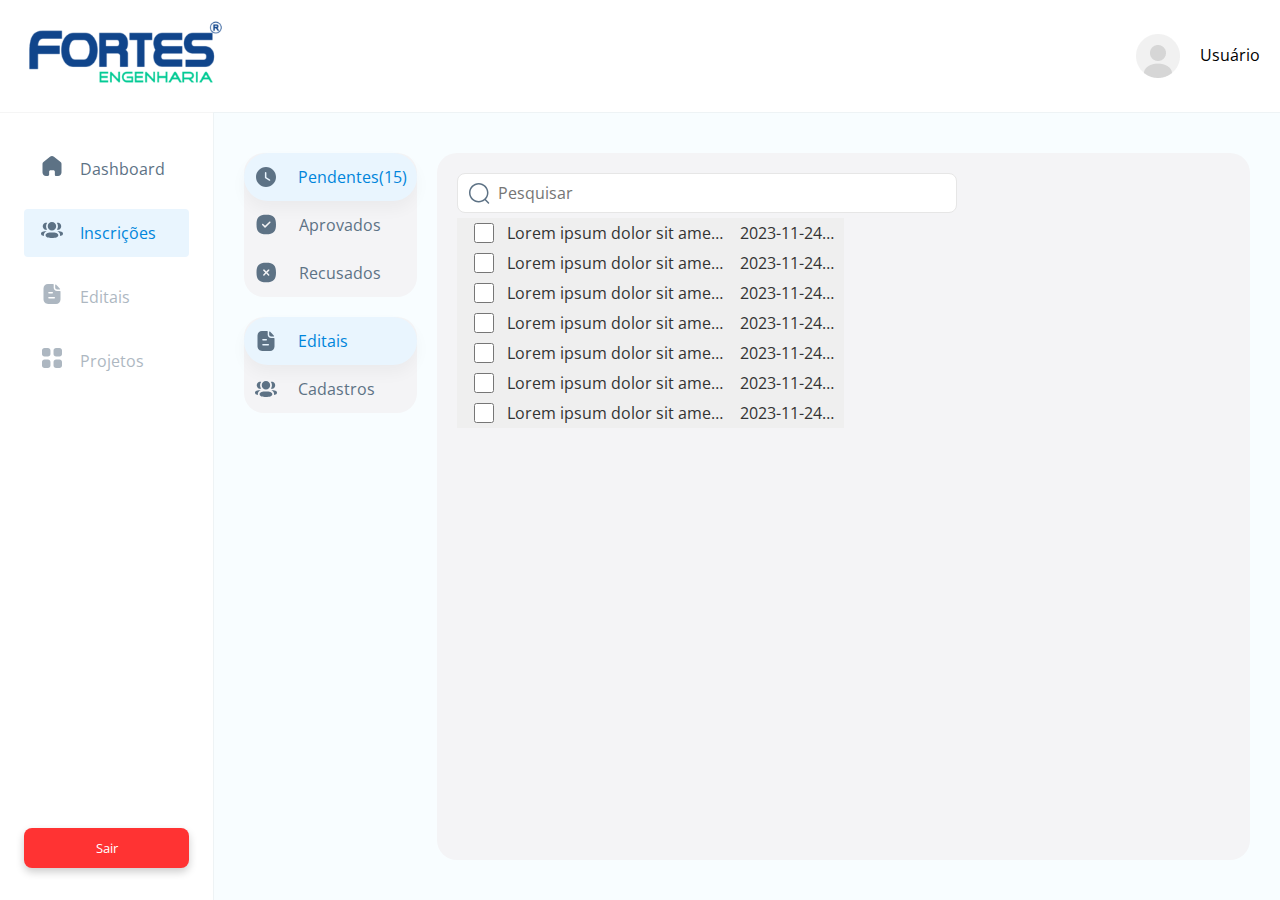
<file: fortes-engenharia/fortes/admin/inscricoes.html>
<!DOCTYPE html>
<html lang="pt-br">
  <head>
    <meta charset="UTF-8">
    <meta name="viewport" content="width=device-width, initial-scale=1">
    <title>Inscriçoes</title>
    <link rel="preconnect" href="https://fonts.googleapis.com">
<link rel="preconnect" href="https://fonts.gstatic.com" crossorigin>
<link href="https://fonts.googleapis.com/css2?family=Open+Sans:ital,wght@0,300..800;1,300..800&display=swap" rel="stylesheet">
    <link href="../css/style.css" rel="stylesheet">
    <link href="../css/admin/inscricoes.css" rel="stylesheet">
  </head>
  <body>
    <div class="offcanvas" style="display: none;">
        <button onClick="closeOffCanvas()" class="closeOffcanvas"> <i> <img src="../icons/close/close-light.png" alt=""> </i> </button>
         <div id="offcanvasContent"></div>
      </div>

    <div class="grid-layout">
      
  <header class="navbar">
    <nav>
      <div>
        <img src="../img/logo.png" alt="logo" id="logo">
      </div>
      <div class="right-nav">
        <span id="user-nav"><img src="../img/user.png" alt=""> Usuário</span> 
        <button onClick="showOffCanvas()" class="menuOffcanvas"> <i> <img src="../icons/menu/menu-light.png" alt=""> </i> </button>
      </div>
    </nav>
  </header>
  <main class="main">
    <div class="sidebar">
      <div class="sidebar-items">
      <ul>
        <li><button type="" onclick="openDash()"> <span> <img src="../icons/home/home-light.svg" alt=""> </span> <span>Dashboard</span></button></li>
        <li><button type="" id="sidebar-active" onClick="openInsc()"> <span><img src="../icons/group/group-light.svg" alt=""> </span> <span>Inscrições</span></button></li>
        <li><button type="" onClick="openEdi()" disabled> <span> <img src="../icons/paper/paper-light.svg" alt="">  </span> <span>Editais</span></button></li>
        <li><button type="" onClick="openProj()" disabled> <span> <img src="../icons/category/category-light.svg" alt="">  </span> <span>Projetos</span></button></li>
      </ul>
      </div>
      <div class="logout">
        <button type="">Sair</button>
      </div>
    </div>

     
    <div class="container-2">
      <div class="popup" style="display: none;">
         <div id="header-popup">
    <button class="close-button bt-secondary" onclick="closePopup()">Voltar</button>
           
         </div>


         <div id="popupContent"></div>
      </div>


      <div class="flex-container">
      <div class="mid-container">
        <div class="mid-container-left">
          <div class="left-item">
            <button onClick="buttonActive(this.id)" class="default" id="element1"> <i> <img src="../icons/clock/clock-light.svg"> </i> Pendentes(15)</button>
            <button onClick="buttonActive(this.id)" class="default" id="element2"> <i> <img src="../icons/tick/tick-square-light.svg"> </i> Aprovados</button>
            <button onClick="buttonActive(this.id)" class="default" id="element3"> <i> <img src="../icons/close/close-square-light.svg"> </i> Recusados</button>
          </div>
          <div class="left-item">
            <button onClick="buttonActive2(this.id)" class="default" id="element4"> <i> <img src="../icons/paper/paper-light.svg"> </i> Editais</button>
            <button onClick="buttonActive2(this.id)" class="default" id="element5"> <i> <img src="../icons/group/group-light.svg"> </i>  Cadastros</button>
          </div>
        </div>

        <div class="mid-container-right">

            <div class="conteudo-default" id="conteudo#1">
              <nav class="nav-search">
                <div class="search-div">
                  <i class="icon">
                    <img src="../icons/search/search-light.svg" alt=""> 
                  </i>
                  <input type="" name="" class="search-bar" placeholder="Pesquisar">
                </div>
              </nav>
              <div class="conteudo-container">
                
                <div class="conteudo-container-left">

                  <ul>
                   <li> <button type="list-bt" onClick="openMail(this.id)" class="list-default" id="l1" value="1"> <span id="check-span"><input type="checkbox" onChange="listActive('l1')" id="l1-check"> </span> <span>Lorem ipsum dolor sit amet, consectetur adipisicing elit, sed do eiusmod
                   tempor incididunt ut labore et dolore magna aliqua. Ut enim ad minim veniam, </span> <span>2023-11-24 15:42:18</span> </button> </li>

                    <li> <button type="list-bt" onClick="openMail(this.id)" class="list-default" id="l2" value="2"> <span id="check-span"><input type="checkbox" onChange="listActive('l2')" id="l2-check"> </span> <span>Lorem ipsum dolor sit amet, consectetur adipisicing elit, sed do eiusmod
                   tempor incididunt ut labore et dolore magna aliqua. Ut enim ad minim veniam, </span> <span>2023-11-24 15:42:18</span> </button> </li>

                    <li> <button type="list-bt" onClick="openMail(this.id)" value="3" class="list-default" id="l3"> <span id="check-span"><input type="checkbox" onChange="listActive('l3')" id="l3-check"> </span> <span>Lorem ipsum dolor sit amet, consectetur adipisicing elit, sed do eiusmod
                   tempor incididunt ut labore et dolore magna aliqua. Ut enim ad minim veniam, </span> <span>2023-11-24 15:42:18</span> </button> </li>

                    <li> <button type="list-bt" onClick="openMail(this.id)" value="4" class="list-default" id="l4"> <span id="check-span"><input type="checkbox" onChange="listActive('l4')" id="l4-check"> </span> <span>Lorem ipsum dolor sit amet, consectetur adipisicing elit, sed do eiusmod
                   tempor incididunt ut labore et dolore magna aliqua. Ut enim ad minim veniam, </span> <span>2023-11-24 15:42:18</span> </button> </li>

                    <li> <button type="list-bt" onClick="openMail(this.id)" value="5" class="list-default" id="l5"> <span id="check-span"><input type="checkbox" onChange="listActive('l5')" id="l5-check"> </span> <span>Lorem ipsum dolor sit amet, consectetur adipisicing elit, sed do eiusmod
                   tempor incididunt ut labore et dolore magna aliqua. Ut enim ad minim veniam, </span> <span>2023-11-24 15:42:18</span> </button> </li>

                    <li> <button type="list-bt" onClick="openMail(this.id)" value="6" class="list-default" id="l6"> <span id="check-span"><input type="checkbox" onChange="listActive('l6')" id="l6-check"> </span> <span>Lorem ipsum dolor sit amet, consectetur adipisicing elit, sed do eiusmod
                   tempor incididunt ut labore et dolore magna aliqua. Ut enim ad minim veniam, </span> <span>2023-11-24 15:42:18</span> </button> </li>

                    <li> <button type="list-bt" onClick="openMail(this.id)" value="7" class="list-default" id="l7"> <span id="check-span"><input type="checkbox" onChange="listActive('l7')" id="l7-check"> </span> <span>Lorem ipsum dolor sit amet, consectetur adipisicing elit, sed do eiusmod
                   tempor incididunt ut labore et dolore magna aliqua. Ut enim ad minim veniam, </span> <span>2023-11-24 15:42:18</span> </button> </li>

                  </ul>

                </div>
                <div class="conteudo-container-right">

                  <!-- =================== -->
                  <div class="mail mail-default" id="mail#1"> 
                    <main>
                        <h1>Projeto Marte</h1>  
                    <h2>Participando do Edital nº 1</h2>
                    <p>CNPJ: 11.111.111/1111-11.</p>
                    <p>CPF responsável: 111.111.111-11</p>
                    <p>ODS: Meio ambiente</p>
                    <h3>Informações Adicionais</h3>
                    <ul>
                      <li>Data de início: 01/01/2024</li>
                      <li>Local: São Paulo, SP</li>
                      <li>Duração do projeto: 12 meses</li>
                      <li>Investimento total: R$ 500.000,00</li>
                      <li>Parceiros envolvidos: Empresa Garoto, ONG Amor</li>
                      <li>Número de beneficiários: 200 pessoas</li>
                      <li>Meta principal: Reduzir o desemprego local em 15%</li>
                    </ul>
                    </main>
                  
                    <nav>
                      <button class="bt-secondary">Recusar</button>
                      <button class="bt-primary">Aprovar</button>
                    </nav>
                  </div>
                  <!-- =================== -->

                     <!-- =================== -->
                  <div class="mail mail-default" id="mail#2"> 
                     <main>
                        <h1>Projeto Amor Vermelho</h1>  
                    <h2>Participando do Edital nº 2</h2>
                    <p>CNPJ: 22.222.222/2222-22.</p>
                    <p>CPF responsável: 222.222.222-22</p>
                    <p>ODS: Educação</p>
                    <h3>Informações Adicionais</h3>
                    <ul>
                      <li>Data de início: 01/01/2022</li>
                      <li>Local: Vitória, ES</li>
                      <li>Duração do projeto: 2 meses</li>
                      <li>Investimento total: R$ 20.000,00</li>
                      <li>Parceiros envolvidos: Empresa Xen, ONG ABC</li>
                      <li>Número de beneficiários: 500 pessoas</li>
                      <li>Meta principal: Melhorar educação em escolas estaduais</li>
                    </ul>
                    </main>
                    <nav>
                      <button class="bt-secondary">Recusar</button>
                      <button class="bt-primary">Aprovar</button>
                    </nav>
                  </div>
                  <!-- =================== -->

                   <!-- =================== -->
                  <div class="mail mail-default" id="mail#3"> 
                    <main>
                        <h1>Projeto Avon</h1>  
                    <h2>Participando do Edital nº 3</h2>
                    <p>CNPJ: 33.333.333/3333-33.</p>
                    <p>CPF responsável: 333.333.333-33</p>
                    <p>ODS: Trabalho</p>
                    <h3>Informações Adicionais</h3>
                    <ul>
                      <li>Data de início: 01/12/2021</li>
                      <li>Local: Rio de Janeiro, RJ</li>
                      <li>Duração do projeto: 7 meses</li>
                      <li>Investimento total: R$ 90.000,00</li>
                      <li>Parceiros envolvidos: Empresa Dell, ONG LOG</li>
                      <li>Número de beneficiários: 250 pessoas</li>
                      <li>Meta principal: Diminuir desemprego nas indústrias em 15%</li>
                    </ul>
                    </main>
                  
                    <nav>
                      <button class="bt-secondary">Recusar</button>
                      <button class="bt-primary">Aprovar</button>
                    </nav>
                  </div>
                  <!-- =================== -->


                   <!-- =================== -->
                  <div class="mail mail-default" id="mail#4"> 
                     <main>
                        <h1>Projeto Flor Mais Amor</h1>  
                    <h2>Participando do Edital nº 4</h2>
                    <p>CNPJ: 44.444.444/4444-44.</p>
                    <p>CPF responsável: 444.444.444-44</p>
                    <p>ODS: Meio ambiente</p>
                    <h3>Informações Adicionais</h3>
                    <ul>
                      <li>Data de início: 11/05/2025</li>
                      <li>Local: Ouro Preto, MG</li>
                      <li>Duração do projeto: 12 meses</li>
                      <li>Investimento total: R$ 200.000,00</li>
                      <li>Parceiros envolvidos: Empresa XOR, ONG ABEL</li>
                      <li>Número de beneficiários: 900 pessoas</li>
                      <li>Meta principal: Reflorestamento e geração de empregos</li>
                    </ul>
                    </main>
                  
                    <nav>
                      <button class="bt-secondary">Recusar</button>
                      <button class="bt-primary">Aprovar</button>
                    </nav>
                  </div>
                  <!-- =================== -->


                   <!-- =================== -->
                  <div class="mail mail-default" id="mail#5"> 
                     <main>
                        <h1>Projeto RISO</h1>  
                    <h2>Participando do Edital nº 5</h2>
                    <p>CNPJ: 555.555.555/5555-55.</p>
                    <p>CPF responsável: 555.555.555-55</p>
                    <p>ODS: Educação</p>
                    <h3>Informações Adicionais</h3>
                    <ul>
                      <li>Data de início: 01/01/2019</li>
                      <li>Local: São Paulo, SP</li>
                      <li>Duração do projeto: 2 meses</li>
                      <li>Investimento total: R$ 20.000,00</li>
                      <li>Parceiros envolvidos: ONG ALFABETO</li>
                      <li>Número de beneficiários: 200 pessoas</li>
                      <li>Meta principal: Levar entretenimento e educação para crianças de escolas públicas</li>
                    </ul>
                    </main>
                  
                    <nav>
                      <button class="bt-secondary">Recusar</button>
                      <button class="bt-primary">Aprovar</button>
                    </nav>
                  </div>
                  <!-- =================== -->


                   <!-- =================== -->
                  <div class="mail mail-default" id="mail#6"> 
                     <main>
                        <h1>Projeto Comida de Casa</h1>  
                    <h2>Participando do Edital nº 6</h2>
                    <p>CNPJ: 666.666.666/6666-66.</p>
                    <p>CPF responsável: 666.666.666-66</p>
                    <p>ODS: Fome Zero</p>
                    <h3>Informações Adicionais</h3>
                    <ul>
                      <li>Data de início: 01/01/2020</li>
                      <li>Local: Serra, ES</li>
                      <li>Duração do projeto: 9 meses</li>
                      <li>Investimento total: R$ 80.000,00</li>
                      <li>Parceiros envolvidos: ONG ABC</li>
                      <li>Número de beneficiários: 260 pessoas</li>
                      <li>Meta principal: Alimentar pessoas em situação de rua</li>
                    </ul>
                    </main>
                  
                    <nav>
                      <button class="bt-secondary">Recusar</button>
                      <button class="bt-primary">Aprovar</button>
                    </nav>
                  </div>
                  <!-- =================== -->


                   <!-- =================== -->
                  <div class="mail mail-default" id="mail#7"> 
                     <main>
                        <h1>Projeto Mar Azul</h1>  
                    <h2>Participando do Edital nº 7</h2>
                    <p>CNPJ: 777.777.777/7777-77.</p>
                    <p>CPF responsável: 777.777.777-77</p>
                    <p>ODS: Meio ambiente</p>
                    <h3>Informações Adicionais</h3>
                    <ul>
                      <li>Data de início: 06/12/2024</li>
                      <li>Local: São Paulo, SP</li>
                      <li>Duração do projeto: 9 meses</li>
                      <li>Investimento total: R$ 90.000,00</li>
                      <li>Parceiros envolvidos: Empresa Kleys</li>
                      <li>Número de beneficiários: 2000 pessoas</li>
                      <li>Meta principal: Reduzir dano ao ambiente aquático e geração de empregos</li>
                    </ul>
                    </main>
                  
                    <nav>
                      <button class="bt-secondary">Recusar</button>
                      <button class="bt-primary">Aprovar</button>
                    </nav>
                  </div>
                  <!-- =================== -->


                </div>

              </div>
            </div>

<!-- ========================================================================================================== -->

            <div class="conteudo-default" id="conteudo#2">
   <nav>
                <div class="search-div">
                  <i class="icon">
                    <img src="../icons/search/search-light.svg" alt=""> 
                  </i>
                  <input type="" name="" class="search-bar" placeholder="Pesquisar">
                </div>
              </nav>
              <div class="conteudo-container">
                
                <div class="conteudo-container-left">

                  <ul>
                   <li> <button type="list-bt" onClick="openMail2(this.id)" class="list-default" id="l1#2" value="1"> <span id="check-span"><input type="checkbox" onChange="listActive2('l1')" id="l1-check#2"> </span> <span>Lorem ipsum dolor sit amet, consectetur adipisicing elit, sed do eiusmod
                   tempor incididunt ut labore et dolore magna aliqua. Ut enim ad minim veniam, </span> <span>2023-11-24 15:42:18</span> </button> </li>

                    <li> <button type="list-bt" onClick="openMail2(this.id)" class="list-default" id="l2#2" value="2"> <span id="check-span"><input type="checkbox" onChange="listActive2('l2')" id="l2-check#2"> </span> <span>Lorem ipsum dolor sit amet, consectetur adipisicing elit, sed do eiusmod
                   tempor incididunt ut labore et dolore magna aliqua. Ut enim ad minim veniam, </span> <span>2023-11-24 15:42:18</span> </button> </li>

                    <li> <button type="list-bt" onClick="openMail2(this.id)" value="3" class="list-default" id="l3#2"> <span id="check-span"><input type="checkbox" onChange="listActive2('l3')" id="l3-check#2"> </span> <span>Lorem ipsum dolor sit amet, consectetur adipisicing elit, sed do eiusmod
                   tempor incididunt ut labore et dolore magna aliqua. Ut enim ad minim veniam, </span> <span>2023-11-24 15:42:18</span> </button> </li>

                    <li> <button type="list-bt" onClick="openMail2(this.id)" value="4" class="list-default" id="l4#2"> <span id="check-span"><input type="checkbox" onChange="listActive2('l4')" id="l4-check#2"> </span> <span>Lorem ipsum dolor sit amet, consectetur adipisicing elit, sed do eiusmod
                   tempor incididunt ut labore et dolore magna aliqua. Ut enim ad minim veniam, </span> <span>2023-11-24 15:42:18</span> </button> </li>

                    <li> <button type="list-bt" onClick="openMail2(this.id)" value="5" class="list-default" id="l5#2"> <span id="check-span"><input type="checkbox" onChange="listActive2('l5')" id="l5-check#2"> </span> <span>Lorem ipsum dolor sit amet, consectetur adipisicing elit, sed do eiusmod
                   tempor incididunt ut labore et dolore magna aliqua. Ut enim ad minim veniam, </span> <span>2023-11-24 15:42:18</span> </button> </li>

                    <li> <button type="list-bt" onClick="openMail2(this.id)" value="6" class="list-default" id="l6#2"> <span id="check-span"><input type="checkbox" onChange="listActive2('l6')" id="l6-check#2"> </span> <span>Lorem ipsum dolor sit amet, consectetur adipisicing elit, sed do eiusmod
                   tempor incididunt ut labore et dolore magna aliqua. Ut enim ad minim veniam, </span> <span>2023-11-24 15:42:18</span> </button> </li>

                    <li> <button type="list-bt" onClick="openMail2(this.id)" value="7" class="list-default" id="l7#2"> <span id="check-span"><input type="checkbox" onChange="listActive2('l7')" id="l7-check#2"> </span> <span>Lorem ipsum dolor sit amet, consectetur adipisicing elit, sed do eiusmod
                   tempor incididunt ut labore et dolore magna aliqua. Ut enim ad minim veniam, </span> <span>2023-11-24 15:42:18</span> </button> </li>

                  </ul>

                </div>
                <div class="conteudo-container-right cont-2">

                  <!-- =================== -->
                  <div class="mail mail-default" id="mail2#1"> 
                    <main>
                      <h1>Instituto Esperança</h1>
    <h2>Informações da Instituição</h2>
    <p>CNPJ: 22.222.222/0001-22</p>
    <p>Endereço: Rua da Solidariedade, 123, Bairro Esperança, São Paulo, SP</p>
    <p>Telefone: (11) 2222-2222</p>
    <p>E-mail: contato@institutoesperanca.org.br</p>

    <h3>Informações Adicionais</h3>
    <ul>
        <li>Data de Fundação: 15/03/2010</li>
        <li>Responsável: Maria da Silva</li>
        <li>Objetivo: Apoio à educação de crianças e adolescentes</li>
        <li>Principais Projetos: Reforço Escolar, Oficinas de Arte, Capacitação Profissional</li>
        <li>Número de Beneficiários: 350 pessoas</li>
        <li>Fontes de Recursos: Doações, Parcerias com Empresas, Eventos Beneficentes</li>
        <li>Meta Anual: Aumentar o número de beneficiários em 20%</li>
    </ul>
                        
                    </main>
                  
                    <nav>
                      <button class="bt-secondary">Recusar</button>
                      <button class="bt-primary">Aprovar</button>
                    </nav>
                  </div>
                  <!-- =================== -->

                     <!-- =================== -->
                  <div class="mail mail-default" id="mail2#2"> 
                     <main>
                    <h1>Associação Vida Nova</h1>
    <h2>Informações da Instituição</h2>
    <p>CNPJ: 44.444.444/0001-44</p>
    <p>Endereço: Avenida da Esperança, 789, Bairro Vida, Belo Horizonte, MG</p>
    <p>Telefone: (31) 4444-4444</p>
    <p>E-mail: contato@vidanova.org.br</p>

    <h3>Informações Adicionais</h3>
    <ul>
        <li>Data de Fundação: 10/08/2012</li>
        <li>Responsável: Ana Pereira</li>
        <li>Objetivo: Promoção da saúde e bem-estar</li>
        <li>Principais Projetos: Clínica Comunitária, Programa de Nutrição, Aulas de Yoga</li>
        <li>Número de Beneficiários: 400 pessoas</li>
        <li>Fontes de Recursos: Doações, Convênios com Prefeituras, Parcerias com Hospitais</li>
        <li>Meta Anual: Ampliar o atendimento médico em 25%</li>
    </ul>
                    </main>
                    <nav>
                      <button class="bt-secondary">Recusar</button>
                      <button class="bt-primary">Aprovar</button>
                    </nav>
                  </div>
                  <!-- =================== -->

                   <!-- =================== -->
                  <div class="mail mail-default" id="mail2#3"> 
                    <main>
                    <h1>Fundação Amor ao Próximo</h1>
    <h2>Informações da Instituição</h2>
    <p>CNPJ: 55.555.555/0001-55</p>
    <p>Endereço: Rua da Caridade, 321, Bairro União, Curitiba, PR</p>
    <p>Telefone: (41) 5555-5555</p>
    <p>E-mail: contato@amorproximo.org.br</p>

    <h3>Informações Adicionais</h3>
    <ul>
        <li>Data de Fundação: 05/06/2018</li>
        <li>Responsável: Pedro Santos</li>
        <li>Objetivo: Assistência social e humanitária</li>
        <li>Principais Projetos: Distribuição de Alimentos, Aulas de Informática, Apoio Psicológico</li>
        <li>Número de Beneficiários: 450 pessoas</li>
        <li>Fontes de Recursos: Doações, Parcerias com Empresas, Subvenções Municipais</li>
        <li>Meta Anual: Expandir a distribuição de alimentos para 10 novas comunidades</li>
    </ul>
                    </main>
                  
                    <nav>
                      <button class="bt-secondary">Recusar</button>
                      <button class="bt-primary">Aprovar</button>
                    </nav>
                  </div>
                  <!-- =================== -->


                   <!-- =================== -->
                  <div class="mail mail-default" id="mail2#4"> 
                     <main>
                     <h1>Centro Comunitário Vida Plena</h1>
    <h2>Informações da Instituição</h2>
    <p>CNPJ: 66.666.666/0001-66</p>
    <p>Endereço: Avenida da Paz, 654, Bairro Alegria, Porto Alegre, RS</p>
    <p>Telefone: (51) 6666-6666</p>
    <p>E-mail: contato@vidaplena.org.br</p>

    <h3>Informações Adicionais</h3>
    <ul>
        <li>Data de Fundação: 12/11/2016</li>
        <li>Responsável: Carla Mendes</li>
        <li>Objetivo: Promoção de atividades culturais e esportivas</li>
        <li>Principais Projetos: Escolinha de Futebol, Oficinas de Teatro, Aulas de Dança</li>
        <li>Número de Beneficiários: 300 pessoas</li>
        <li>Fontes de Recursos: Doações, Patrocínios, Venda de Produtos Artesanais</li>
        <li>Meta Anual: Dobrar o número de alunos nas escolinhas esportivas</li>
    </ul>
                    </main>
                  
                    <nav>
                      <button class="bt-secondary">Recusar</button>
                      <button class="bt-primary">Aprovar</button>
                    </nav>
                  </div>
                  <!-- =================== -->


                   <!-- =================== -->
                  <div class="mail mail-default" id="mail2#5"> 
                     <main>
                         <h1>Associação Futuro Brilhante</h1>
    <h2>Informações da Instituição</h2>
    <p>CNPJ: 77.777.777/0001-77</p>
    <p>Endereço: Rua da Luz, 789, Bairro Progresso, Salvador, BA</p>
    <p>Telefone: (71) 7777-7777</p>
    <p>E-mail: contato@futurobrilhante.org.br</p>

    <h3>Informações Adicionais</h3>
    <ul>
        <li>Data de Fundação: 25/09/2014</li>
        <li>Responsável: Lucas Almeida</li>
        <li>Objetivo: Desenvolvimento de habilidades profissionais</li>
        <li>Principais Projetos: Cursos de Informática, Treinamento em Empreendedorismo, Workshop de Carreiras</li>
        <li>Número de Beneficiários: 500 pessoas</li>
        <li>Fontes de Recursos: Doações, Apoio de Empresas, Subvenções Estaduais</li>
        <li>Meta Anual: Capacitar 200 novos profissionais</li>
    </ul>
                    </main>
                  
                    <nav>
                      <button class="bt-secondary">Recusar</button>
                      <button class="bt-primary">Aprovar</button>
                    </nav>
                  </div>
                  <!-- =================== -->


                   <!-- =================== -->
                  <div class="mail mail-default" id="mail2#6"> 
                     <main>
                    <h1>Casa da Esperança</h1>
    <h2>Informações da Instituição</h2>
    <p>CNPJ: 88.888.888/0001-88</p>
    <p>Endereço: Rua da Alegria, 123, Bairro Harmonia, Recife, PE</p>
    <p>Telefone: (81) 8888-8888</p>
    <p>E-mail: contato@casadaesperanca.org.br</p>

    <h3>Informações Adicionais</h3>
    <ul>
        <li>Data de Fundação: 20/02/2013</li>
        <li>Responsável: Júlia Carvalho</li>
        <li>Objetivo: Assistência a famílias em situação de vulnerabilidade</li>
        <li>Principais Projetos: Programa de Alimentação, Acompanhamento Psicológico, Aulas de Reforço Escolar</li>
        <li>Número de Beneficiários: 600 pessoas</li>
        <li>Fontes de Recursos: Doações, Parcerias com Supermercados, Campanhas de Arrecadação</li>
        <li>Meta Anual: Ampliar o programa de alimentação para 300 novas famílias</li>
    </ul>
                    </main>
                  
                    <nav>
                      <button class="bt-secondary">Recusar</button>
                      <button class="bt-primary">Aprovar</button>
                    </nav>
                  </div>
                  <!-- =================== -->


                   <!-- =================== -->
                  <div class="mail mail-default" id="mail2#7"> 
                     <main>
                     <h1>Semeando o Futuro</h1>
    <h2>Informações da Instituição</h2>
    <p>CNPJ: 99.999.999/0001-99</p>
    <p>Endereço: Avenida das Flores, 456, Bairro Primavera, Fortaleza, CE</p>
    <p>Telefone: (85) 9999-9999</p>
    <p>E-mail: contato@semeandoofuturo.org.br</p>

    <h3>Informações Adicionais</h3>
    <ul>
        <li>Data de Fundação: 10/10/2015</li>
        <li>Responsável: Fernanda Lima</li>
        <li>Objetivo: Promover a educação ambiental</li>
        <li>Principais Projetos: Hortas Comunitárias, Educação Ambiental nas Escolas, Reciclagem Criativa</li>
        <li>Número de Beneficiários: 700 pessoas</li>
        <li>Fontes de Recursos: Doações, Parcerias com Escolas, Projetos Governamentais</li>
        <li>Meta Anual: Implementar hortas comunitárias em 20 novas escolas</li>
    </ul>
                    </main>
                  
                    <nav>
                      <button class="bt-secondary">Recusar</button>
                      <button class="bt-primary">Aprovar</button>
                    </nav>
                  </div>
                  <!-- =================== -->


                </div>

              </div>
            </div>

        </div>
      </div>  
      </div>
  </div>
    
  </main>

    </div>
    
<script src="../js/admin/script.js"></script>
<script src="../js/admin/inscricoes.js"></script>
  </body>
</html>
</file>
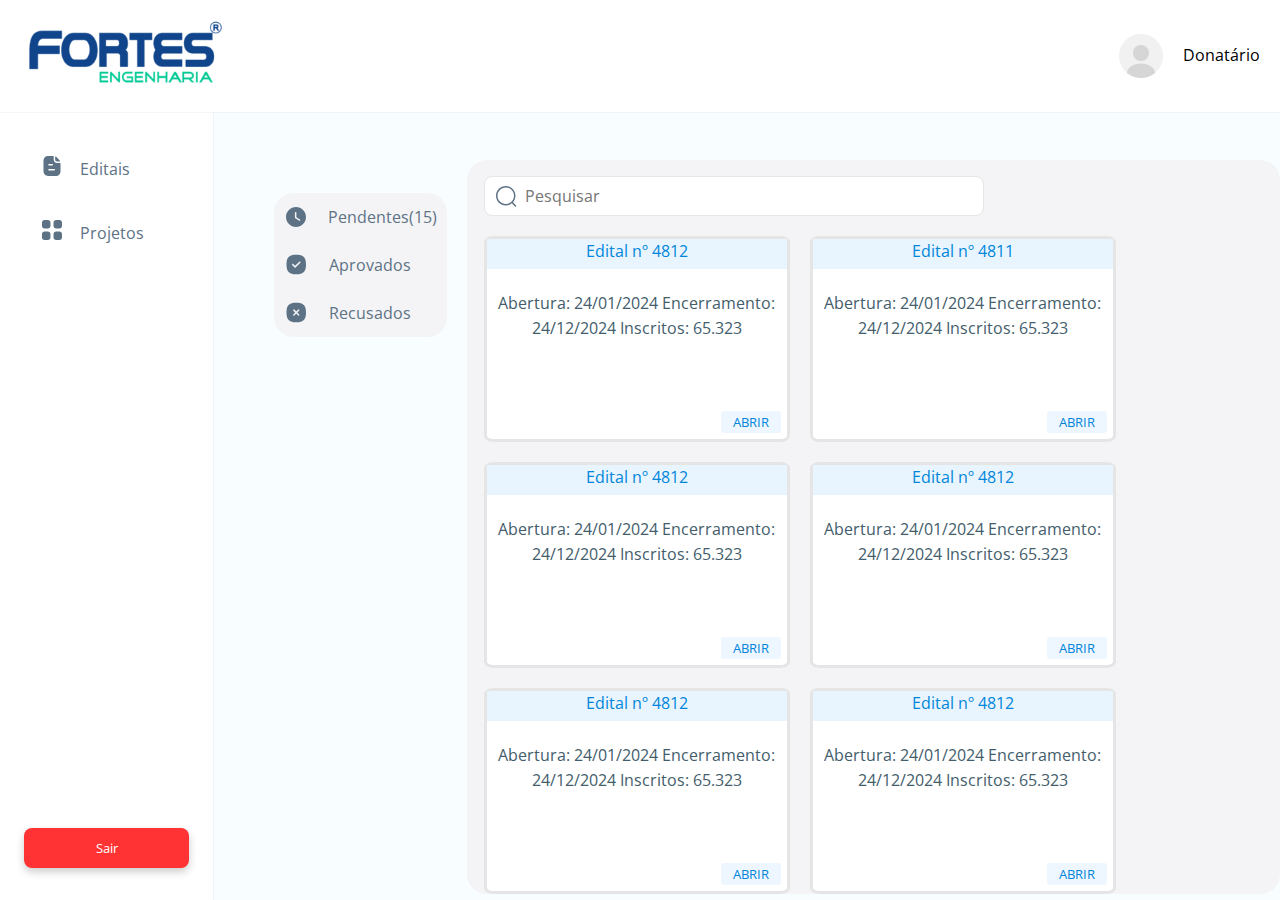
<file: fortes-engenharia/fortes/users/edit.html>
<!DOCTYPE html>
<html lang="pt-br">
  <head>
    <meta charset="UTF-8">
    <meta name="viewport" content="width=device-width, initial-scale=1">
    <title></title>
    <link rel="preconnect" href="https://fonts.googleapis.com">
<link rel="preconnect" href="https://fonts.gstatic.com" crossorigin>
<link href="https://fonts.googleapis.com/css2?family=Open+Sans:ital,wght@0,300..800;1,300..800&display=swap" rel="stylesheet">
    <link href="../css/style.css" rel="stylesheet">
    <link rel="stylesheet" href="../css/user/template.css">
    <link rel="stylesheet" href="../css/admin/inscricoes.css">

  </head>
  <body>
    <div class="grid-layout">
      
  <header class="navbar">
    <nav>
      <div>
        <img src="../img/logo.png" alt="logo" id="logo">
      </div>
      <div class="right-nav">
        <span id="user-nav"><img src="../img/user.png" alt=""> Donatário</span> 
      </div>
    </nav>
  </header>
  <main class="main">
    <div class="sidebar">
      <div class="sidebar-items">
      <ul>
        <li><button type="" onclick="edituser()"> <span> <img src="../icons/paper/paper-light.svg" alt="">  </span> <span>Editais</span></button></li>
        <li><button type=""  onclick="projuser()"> <span> <img src="../icons/category/category-light.svg" alt="">  </span> <span>Projetos</span></button></li>
      </ul>
      </div>
      <div class="logout">
        <button type="">Sair</button>
      </div>
    </div>
    <div class="container">
      <div class="flex-container">
        <div class="flex-container">
          <div class="mid-container">
            <div class="mid-container-left">
              <div class="left-item">
                <button onClick="buttonActive(this.id)" class="default" id="element1"> <i> <img src="../icons/clock/clock-light.svg"> </i> Pendentes(15)</button>
                <button onClick="buttonActive(this.id)" class="default" id="element2"> <i> <img src="../icons/tick/tick-square-light.svg"> </i> Aprovados</button>
                <button onClick="buttonActive(this.id)" class="default" id="element3"> <i> <img src="../icons/close/close-square-light.svg"> </i> Recusados</button>
              </div>
              
          </div>
          
            <div class="mid-container-right-user">
        <div class="search-div-user">
          <i class="icon">
            <img src="../icons/search/search-light.svg" alt=""> 
          </i>
          <input type="" name="" class="search-bar" placeholder="Pesquisar">
          </div>
          <div class="container-user-edit"><div class="bar">
            <p>Edital nº 4812</p><br> <span>Abertura: 24/01/2024 Encerramento: 24/12/2024 Inscritos: 65.323</span><button type=""><p>ABRIR</p></button></div>
            </div>
            <div class="container-user-edit"><div class="bar">
                <p>Edital nº 4811</p><br><span>Abertura: 24/01/2024 Encerramento: 24/12/2024 Inscritos: 65.323</span> <button type=""><p>ABRIR</p></button></div>
                </div>
                <div class="container-user-edit"><div class="bar">
                    <p>Edital nº 4812</p><br><span>Abertura: 24/01/2024 Encerramento: 24/12/2024 Inscritos: 65.323</span> <button type=""><p>ABRIR</p></button></div>
                    </div>
                    <div class="container-user-edit"><div class="bar">
                        <p>Edital nº 4812</p><br><span>Abertura: 24/01/2024 Encerramento: 24/12/2024 Inscritos: 65.323</span> <button type=""><p>ABRIR</p></button></div>
                        </div>
                        <div class="container-user-edit"><div class="bar">
                            <p>Edital nº 4812</p><br><span>Abertura: 24/01/2024 Encerramento: 24/12/2024 Inscritos: 65.323</span> <button type=""><p>ABRIR</p></button></div>
                            </div>
                            <div class="container-user-edit"><div class="bar">
                                <p>Edital nº 4812</p><br> <span>Abertura: 24/01/2024 Encerramento: 24/12/2024 Inscritos: 65.323</span><button type=""><p>ABRIR</p></button></div>
                                </div>
       
      </div>
        </div>
        </div>
        </div>
      </div>
        <!-- CONTEUDO BASE AQUI -->
      </div>
  </div>
  </main>
    </div>
    <script src="../js/admin/script.js"></script>
  </body>
</html>
</file>
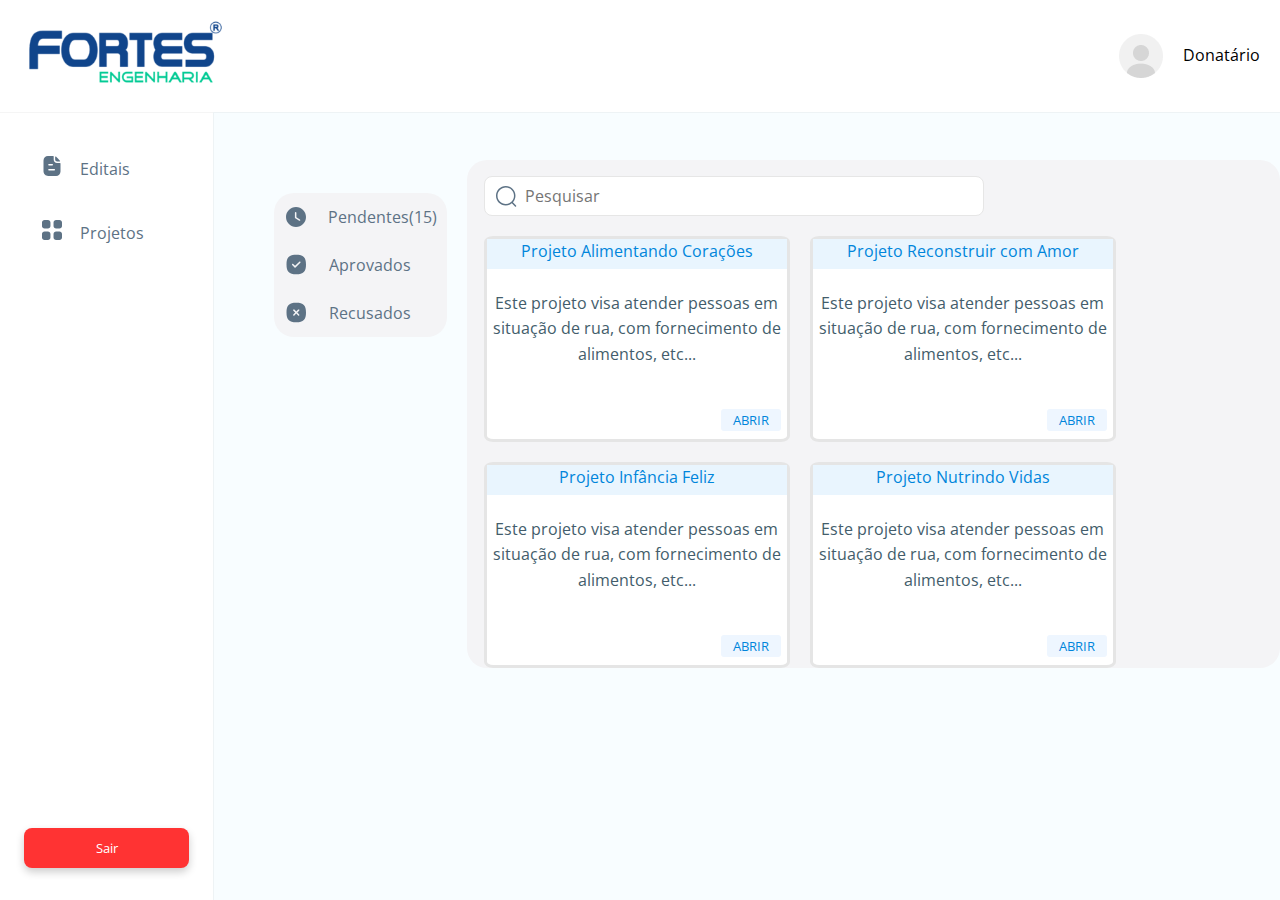
<file: fortes-engenharia/fortes/users/template.html>
<!DOCTYPE html>
<html lang="pt-br">
  <head>
    <meta charset="UTF-8">
    <meta name="viewport" content="width=device-width, initial-scale=1">
    <title></title>
    <link rel="preconnect" href="https://fonts.googleapis.com">
<link rel="preconnect" href="https://fonts.gstatic.com" crossorigin>
<link href="https://fonts.googleapis.com/css2?family=Open+Sans:ital,wght@0,300..800;1,300..800&display=swap" rel="stylesheet">
    <link href="../css/style.css" rel="stylesheet">
    <link rel="stylesheet" href="../css/user/template.css">
    <link rel="stylesheet" href="../css/admin/inscricoes.css">

  </head>
  <body>
    <div class="grid-layout">
      
  <header class="navbar">
    <nav>
      <div>
        <img src="../img/logo.png" alt="logo" id="logo">
      </div>
      <div class="right-nav">
        <span id="user-nav"><img src="../img/user.png" alt=""> Donatário</span> 
      </div>
    </nav>
  </header>
  <main class="main">
    <div class="sidebar">
      <div class="sidebar-items">
      <ul>
        <li><button type="" onclick="edituser()"> <span> <img src="../icons/paper/paper-light.svg" alt="">  </span> <span>Editais</span></button></li>
        <li><button type=""  onclick="projuser()"> <span> <img src="../icons/category/category-light.svg" alt="">  </span> <span>Projetos</span></button></li>
      </ul>
      </div>
      <div class="logout">
        <button type="">Sair</button>
      </div>
    </div>
    <div class="container">
      <div class="flex-container">
        <div class="flex-container">
          <div class="mid-container">
            <div class="mid-container-left">
              <div class="left-item">
                <button onClick="buttonActive(this.id)" class="default" id="element1"> <i> <img src="../icons/clock/clock-light.svg"> </i> Pendentes(15)</button>
                <button onClick="buttonActive(this.id)" class="default" id="element2"> <i> <img src="../icons/tick/tick-square-light.svg"> </i> Aprovados</button>
                <button onClick="buttonActive(this.id)" class="default" id="element3"> <i> <img src="../icons/close/close-square-light.svg"> </i> Recusados</button>
              </div>
              
          </div>
          
            <div class="mid-container-right-user">
        <div class="search-div-user">
          <i class="icon">
            <img src="../icons/search/search-light.svg" alt=""> 
          </i>
          <input type="" name="" class="search-bar" placeholder="Pesquisar">
          </div>
        <div class="containeruser"><div class="bar"><p>
          Projeto Alimentando Corações
        </p> <br><span>Este projeto visa atender pessoas em situação de rua, com  fornecimento de alimentos, etc...</span>
        <button type=""><p>ABRIR</p></button></div>
        </div>
        <div class="containeruser"><div class="bar"><p>
          Projeto Reconstruir com Amor
        </p><br> <span>Este projeto visa atender pessoas em situação de rua, com  fornecimento de alimentos, etc...</span>
        <button type=""><p>ABRIR</p></button></div>
      </div>
        <div class="containeruser"><div class="bar"><p>
          Projeto Infância Feliz
        </p> <br><span>Este projeto visa atender pessoas em situação de rua, com  fornecimento de alimentos, etc...</span>
        <button type=""><p>ABRIR</p></button></div>
      </div>
      <div class="containeruser"><div class="bar"><p>
        Projeto Nutrindo Vidas
      </p> <br><span>Este projeto visa atender pessoas em situação de rua, com  fornecimento de alimentos, etc...</span>
      <button type=""><p>ABRIR</p></button></div>
    </div>
      </div>
        </div>
        </div>
        </div>
      </div>
        <!-- CONTEUDO BASE AQUI -->
      </div>
  </div>
  </main>
    </div>
    <script src="../js/admin/script.js"></script>
  </body>
</html>
</file>
<file: fortes/css/index.css>
/*############################################
Seção 1 - Header/Navbar   (Header / Logo-container / Nav-section / Link-container / Profile-container)
Seção 2 - Login-main      (Login-main / Form-section / Login-container / Btn-container / Projeto-container)
Seção 3 - Campanhas-main 
Seção 4 - Sobre-main 
Seção 5 - Faq-main 
##############################################*/

/*############################################
<-------------->Início - Variáveis<-------------->
############################################*/

:root {
  /* MAIN COLORS */
  --primary: #0085DB;
  --secondary: #F8B400;
  
  /* STATUS */
  --other: #558DFF;
  --alert: #FFE16A;
  --danger: #FF3333;
  --disabled: #D8D8D8;
  --confirmed: #00C247;
  --informative: #004CE8;

  /* TEXTS */
  --font-color: #000000;

  --head-1: 600 46px/120% 'Open Sans', sans-serif;
  --head-2: 36px/120% 'Open Sans', sans-serif;
  --head-3: 28px/120% 'Open Sans', sans-serif;
  --head-4: 22px/120% 'Open Sans', sans-serif;
  --head-5: 18px/120% 'Open Sans', sans-serif;
  
  --paragraph: lighter 32px/150% 'Open Sans', sans-serif;

  --link-small: 600 16px/120% 'Open Sans', sans-serif;
  --link-medium: 600 18px/120% 'Open Sans', sans-serif;
  --link-large: bolder 22px/120% 'Open Sans', sans-serif;
  --link-border: 3px solid #000000; 
  
  /* BOX SHADOW */
  --shadow: 0 4px 8px 0 rgba(0,0,0,0.2);
  --shadow-light: 0 8px 16px 0 rgba(0,0,0,0.04);

  /* BUTTONS */
  /* --btn-padd: 32px 18px; */
  --btn-height: 50px;
  --btn-width: 170px; 

  /* PRIMARY BUTTON */
  --btn-pri-: #EEF6FF;
  --btn-pri-hover: #0085DB;

  /* SECONDARY BUTTON */
  --btn-sec: #FDFCFC;
  --btn-sec-hover: #EEF6FF;
  --btn--sec-border: 2px solid #0074BE;
  
  --btn-sec-font: 600 18px/120% 'Open Sans', sans-serif;
  --btn-sec-font-color: #0074BE;
  
  /* TERTIARY BUTTON */
  --btn-ter: #0085DB;
  --btn-ter-hover: #0074BE;
  --btn-ter-font: 600 18px/120% 'Open Sans', sans-serif;
  --btn-ter-font-color: #EEF6FF;
  
  /* CONTAINER */
  --bg-gray: #F4F4F6;

  /* INPUTS */
  --input-width: 100%;
  --input-height: 48px;
  
  --input-bgcolor: #FFFFFF;
  --input-border: 2px solid #D6D6D6;
  --input-border-hover: 2px solid #0085DB;
  --input-border-focus: 3px solid #0085DB;
 
  /* SIDEBAR */
  --sidebar-bt-default: #5D7285;
  --sidebar-bt-active: #0085DB;
  --sidebar-bt-bg-active: #E9F5FE;
  --bg-container: rgb(24, 197, 255, 3%);
}

/*||||||||||||||||||||||||||||||||||||||||||||
<-------------->Fim - Variáveis<-------------->
||||||||||||||||||||||||||||||||||||||||||||||*/



/*############################################
<-------------->Início - Seção 1 (Header/Navbar)<-------------->
############################################*/
body {
  display: flex;
  flex-direction: column;
}
header {
  display: flex;
  justify-content: space-between;
  align-items: center;
  padding: 20px;
  gap: 5%;
}

.logo-container {
  width: 100px;
  height: 0;
  padding: 2em;

  background-image: url("../img/logo.png");
  background-position: center;
  background-repeat: no-repeat;
  background-size: contain;
}

.nav-section {
  height: auto;
  width: 100%;
}

.link-container {
  display: flex;
  justify-content: space-between;
  gap: 5%;
}

.links > a {
  font: var(--link-medium);
  color: var(--font-color);

  padding-bottom: 3px;

  transition: .1s;
}
.links > a:hover {
  border-bottom: var(--link-border);
}

.profile-container {
}

#btn-login {
  margin: 2px;

  width: var(--btn-width);
  height: var(--btn-height);
  background-color: var(--btn-sec);

  border: var(--btn--sec-border);
  border-radius: 8px;

  font: var(--btn-sec-font);
  color: var(--btn-sec-font-color);
}

#btn-login:hover {
  cursor: pointer; 
  background-color: var(--btn-sec-hover);
}

/*||||||||||||||||||||||||||||||||||||||||||||||
<-------------->Fim Seção 1 (Header/Navbar)<-------------->
||||||||||||||||||||||||||||||||||||||||||||||*/



/*############################################
<-------------->Início - Seção 2 (Login-main)<-------------->
############################################*/

#login-main {
  gap: 2%;
  display: grid;
  grid-template-columns: 1.5fr 2fr;
  padding: 20px;
}

.login-section {
  justify-content: center;
  align-items: flex-start;
  flex-direction: column;
  display: flex;
  flex-wrap: wrap;
  width: 100%;
}

.projeto-container {
  display: flex;
  align-items: center;
  justify-content: center;
}
.projeto-container img {
display: flex;
max-width: 500px;
max-height: 500px;
}
.login-section > h1 {
  color: var(--font-color);
  font: var(--head-1);
}
.login-section > p {
  width: 100%;
  margin-bottom: 3em;

  font: var(--paragraph);
}

.login-container {
  display: grid;
  gap: 5px;
}
.login-container > label {
  font: 16px/120% 'Open Sans', sans-serif;
  color: var(--font-color);
}
.login-container > input {
  max-width: var(--input-width);
  flex: auto;
  height: var(--input-height);
  padding: 0 1em;
  background-color: var(--input-bgcolor);
  border: var(--input-border);
  border-radius: 8px;
  transition: .1s;
}
.login-container > input:hover {
  border: var(--input-border-hover);
}
.login-container > input:focus {
  border: var(--input-border-focus);
  outline: none;
}

.btn-container {
  display: flex;
  justify-content: space-around;
  align-items: center;
  gap: 2em;
  flex-wrap: wrap;
  margin-top: 2em;
}

.btn-links {
  width: 30%;
  color: var(--primary);
  font: var(--link-medium);
  text-align: center;
}



/*||||||||||||||||||||||||||||||||||||||||||||||
<-------------->Fim - Seção 2 (Login-main)<-------------->
||||||||||||||||||||||||||||||||||||||||||||||*/



/*############################################
<-------------->Início - Seção 3 (Campanhas-main)<-------------->
############################################*/

main#campanhas {
  display: none;
}

/*||||||||||||||||||||||||||||||||||||||||||||||
<-------------->Fim - Seção 3 (Campanhas-main)<-------------->
||||||||||||||||||||||||||||||||||||||||||||||*/



/*############################################
<-------------->Início - Seção 4 (Sobre-main)<-------------->
############################################*/

main#sobre {
  display: none;
}

/*||||||||||||||||||||||||||||||||||||||||||||||
<-------------->Fim - Seção 4 (Sobre-main)<-------------->
||||||||||||||||||||||||||||||||||||||||||||||*/



/*############################################
<-------------->Início - Seção 5 (Faq-main)<-------------->
############################################*/

main#faq {
  display: none;
}

/*||||||||||||||||||||||||||||||||||||||||||||||
<-------------->Fim - Seção 5 (Faq-main)<-------------->
||||||||||||||||||||||||||||||||||||||||||||||*/

.enable {
  display: block;
}
.disable {
  display: none;
}
</file>
<file: fortes/css/responsivo.css>
/*############################################
Seção 1 - Header/Navbar   (Header / Logo-container / Nav-section / Link-container / Profile-container)
Seção 2 - Login-main      (Login-main / Form-section / Login-container / Btn-container / Projeto-container)
Seção 3 - Campanhas-main 
Seção 4 - Sobre-main 
Seção 5 - Faq-main 
##############################################*/

@media screen and (max-width: 1250px) {

    /*############################################
    <-------------->Início - Seção 1 (Header/Navbar)<-------------->
    ############################################*/
    #login-main {
        display: flex !important;
        padding: 10%;
    }
    .projeto-container {
        display: none;
    }
    

    /*||||||||||||||||||||||||||||||||||||||||||||||
    <-------------->Fim Seção 1 (Header/Navbar)<-------------->
    ||||||||||||||||||||||||||||||||||||||||||||||*/



    /*############################################
    <-------------->Início - Seção 2 (Login-main)<-------------->
    ############################################*/

    /*||||||||||||||||||||||||||||||||||||||||||||||
    <-------------->Fim - Seção 2 (Login-main)<-------------->
    ||||||||||||||||||||||||||||||||||||||||||||||*/



    /*############################################
    <-------------->Início - Seção 3 (Campanhas-main)<-------------->
    ############################################*/

    /*||||||||||||||||||||||||||||||||||||||||||||||
    <-------------->Fim - Seção 3 (Campanhas-main)<-------------->
    ||||||||||||||||||||||||||||||||||||||||||||||*/



    /*############################################
    <-------------->Início - Seção 4 (Sobre-main)<-------------->
    ############################################*/

    /*||||||||||||||||||||||||||||||||||||||||||||||
    <-------------->Fim - Seção 4 (Sobre-main)<-------------->
    ||||||||||||||||||||||||||||||||||||||||||||||*/



    /*############################################
    <-------------->Início - Seção 5 (Faq-main)<-------------->
    ############################################*/

    /*||||||||||||||||||||||||||||||||||||||||||||||
    <-------------->Fim - Seção 5 (Faq-main)<-------------->
    ||||||||||||||||||||||||||||||||||||||||||||||*/
}
</file>
<file: fortes/css/style.css>
* {
  margin: 0;
  padding: 0;
  font-family: 'Open Sans', 'sans-serif';
  transition: ease 0.8s;

/* CORES DO SITE */
  --primary: #0085DB;
  --danger: #FF3333;
  --secondary: #E9F5FE;
  --gray: #5D7285;
  --smooth-gray: rgba(0,0,0,0.04);
  --shadow:0 4px 8px 0 rgba(0,0,0,0.2);
  --shadow-light:0 8px 16px 0 rgba(0,0,0,0.04);

  /* CONTAINER */
  --bg-gray:#F4F4F6;

  /* SIDEBAR */
  --sidebar-bt-default: #5D7285;
  --sidebar-bt-active: #0085DB;
  --sidebar-bt-bg-active: #E9F5FE;
  --bg-container: rgb(24, 197, 255, 3%);

   }
html {
    scroll-behavior: smooth;
}
body {
    font-family: Arial, sans-serif;
    line-height: 1.6;
    transition: opacity 0.5s ease-in-out;
    opacity: 1;
}

.bt-primary{
  background-color: var(--primary);
  color: var(--secondary);
  text-transform: uppercase;
  min-width: 120px;
  min-height: 30px;
  padding: 5px 20px;
  cursor: pointer;
  font-size: 18px;
  font-family: 'Open Sans', 'sans-serif';
  font-weight: 400;
  border: none;
  border-radius: 8px;
  transition: ease 0.3s;
}
.bt-secondary{
  background-color: var(--secondary);
  color: var(--primary);
  text-transform: uppercase;
  min-width: 120px;
  min-height: 30px;
  padding: 5px 20px;
  cursor: pointer;
  font-size: 18px;
  font-family: 'Open Sans', 'sans-serif';
  font-weight: 400;
  border: none;
  border-radius: 8px;
  transition: ease 0.3s;
}

/* NAVBAR */
.navbar {
padding: 20px;
}
header{
}
.navbar nav {
  display: flex;
  justify-content: space-between;
}
#logo {
  height: 64px;
}
#user-nav{
  display: flex;
  align-items: center;
  gap: 20px
}
.right-nav{
  display: flex;
  align-items: center;
}

/* MAIN */
.main {
  min-height: 100%;
  max-height: 100px;
  display: grid;
  grid-template-columns: 1fr 5fr;

}
/* SIDEBAR */
.sidebar{
display: flex;
justify-content: space-between;
flex-direction: column;
padding: 32px 24px;
border-top: 1px solid var(--smooth-gray);
}
.sidebar-items{
}
.sidebar-items ul {
list-style-type: none;
gap: 16px;
display: flex;
flex-direction: column;
}
.sidebar-items ul li {
display: flex;
align-items: center;
}
.sidebar-items ul li button {
  font-size: 1em;
  width: 100%;
  padding: 8px;
  height: 48px;
  font-weight: 00;
  display: flex;
  align-items: center;
  color: var(--sidebar-bt-default);
  text-decoration: none;
  background-color: transparent;
  border-radius: 4px;
  border: none;
  cursor: pointer;
  transition: ease 0.8s;
}
.sidebar-items ul li button span {
  padding: 8px;
}
.sidebar-items ul li button:hover{
background-color: var(--sidebar-bt-bg-active);
color: var(--sidebar-bt-active);
}
#sidebar-active{
background-color: var(--sidebar-bt-bg-active);
color: var(--sidebar-bt-active);
}

button[disabled] {
  opacity: 0.5;
  cursor: not-allowed;
}

.logout button {
  color: white;
  width: 100%;
  padding: 8px;
  border-radius: 8px;
  height: 40px;
  border: none;
  background-color: var(--danger);
  cursor: pointer;
  transition: ease 0.8s;
  border-radius: 8px;
  box-shadow: 0 4px 8px 0 rgba(0,0,0,0.2);
}
/* CONTAINER(CONTEUDO) */
.container{
background-color: var(--bg-container);
display: flex;
border-left: 1px solid var(--smooth-gray);
border-top: 1px solid var(--smooth-gray);
overflow-y: scroll;
max-height: 100%;
max-width: 100%;
position: relative;
padding: 0;
margin: 0;
}

.flex-container {
padding: 40px 30px;
gap: 20px;
display: flex;
flex-direction: column;
width: 100%;
}
/* GRID QUE DEFINE PROPORCAO NAVBAR / MAIN*/
.grid-layout {
  display: grid;
  grid-template-columns: 1fr;
  grid-template-rows: 0.5fr 6fr;
  min-height: 100vh;
}

/* BARRA DE ROLAGEM */

::-webkit-scrollbar-track {
    background-color: #F4F4F4;
}
::-webkit-scrollbar {
    width: 6px;
    background: #F4F4F4;
}
::-webkit-scrollbar-thumb {
    background: #dad7d7;
}

/* ============================  TIPO CONTAINER 2(Divisao em filtro(left) e conteudo(right) )  ========================================== */
/* DIV PAI CONTAINER */
.mid-container {
  display: grid;
  grid-template-columns: 1.5fr 8.5fr;
/*  flex-wrap: wrap;*/
  gap: 20px;
  height: 100%;
}
/* DIV FILHO LEFT(FILTROS ETC) */
.mid-container-left{
/*  flex: 1 1 auto;*/
  display: flex;
  gap: 20px;
  flex-direction: column;
}
/* BOTAO DE FILTRAGEM MENU */
.left-item button{
  font-size: 1em;
  width: 100%;
  height: 48px;
  font-weight: 00;
  padding: 8px;
  display: flex;
  align-items: center;
  color: var(--sidebar-bt-default);
  text-decoration: none;
  background-color: transparent;
  border-radius: 100px;
  border: 2px solid transparent;
  cursor: pointer;
  transition: ease 0.8s;
  gap:20px;
}
.left-item button i {
  display: flex;
  align-items: center;
  justify-content: center;
}
.left-item{
  display: flex;
  flex-direction: column;
  background-color: var(--bg-gray);
  border-radius: 20px;
}
.filter-active{
  background-color: var(--sidebar-bt-bg-active) !important;
  color: var(--sidebar-bt-active) !important;
  box-shadow: var(--shadow-light);
}

/* DIV FILHO RIGHT (CONTEUDO) */
.mid-container-right{
  flex: 9 1 auto;
  border-radius: 20px;
  background-color: var(--bg-gray);

  
}

.container-2 {
  background-color: var(--bg-container);
  display: flex;
  border-left: 1px solid var(--smooth-gray);
  border-top: 1px solid var(--smooth-gray);
  /*overflow-y: scroll;*/
/*  position: relative;*/
  max-height: 100%;
  max-width: 100%;
  padding: 0;
  margin: 0;
}

/* ================================================ */
/* BARRA DE PESQUISA */
.search-div{
  position: relative;
  min-width: 200px;
  max-width: 500px;
  display: grid;
}
.search-div input {
  padding:8px 8px 8px 40px;
  background-color: white;
  border-radius: 8px;
  font-size: 1em;
  border: none;
  border: 1px solid hsl(0,0%,90%, 1.0);
  outline: none;
  color: hsl(0, 0%, 20%, 1.0);
}
.search-div input:hover {
  border: 1px solid hsl(0,0%,20%, 1.0);
}
.search-div input:focus{
  border: 1px solid hsl(0,0%,20%, 1.0);
}
.search-div i{
  position: absolute;
  top: 50%;
    left: 10px;
    transform: translateY(-50%);
  border-right: 0px;
  display: flex;
  align-items: center;
  justify-content: center;
}









/* RESPONSIVIDADE */

@media (max-width: 1250px){
   .sidebar {
    display: none;
  }

.container-2 {
    overflow-y: scroll;
    position: relative;
}
main {
  display: grid;
  grid-template-columns: 1fr !important;
}

}




/* ============================================= */
/* OFFCANVAS */
.offcanvas {
    display: none;
    position: fixed;
    z-index: 9999;
    top: 0%;
    left: 0px;
    background-color: white;
    max-width: 300px;
    padding: 20px;
    width: 90%;
    height: 100%;
    overflow: auto;
    box-shadow: 0 0 10px rgba(0, 0, 0, 0.1);
    border-radius: 8px;
    animation: moveRight 2s forwards;
}
#offcanvasContent {
  height: 90%;
  display: flex;
  flex-direction: column;
  justify-content: space-between;
}


@keyframes moveRight {
    from {
        transform: translateX(-100%); 
    }
    to {
        transform: translateX(0);
    }
}


.menuOffcanvas {
  display: none;
}
.closeOffcanvas img {
    width: 24px;
  height: 24px;
}
.closeOffcanvas i {
  display: flex;
  justify-content: center;
  align-items: center;
}
.closeOffcanvas {
    display: flex;
    background-color: transparent;
    border: 0;
    font-size: 1em;
    cursor: pointer;
}
.menuOffcanvas img{
  width: 24px;
  height: 24px;
}
.menuOffcanvas i {
  display: flex;
  justify-content: center;
    cursor: pointer;
    align-items: center;
}

@media(max-width: 1250px) {
  .menuOffcanvas {
    display: flex;
    padding: 20px;
    background-color: transparent;
    border: 0;
    font-size: 1em;
  }

/*  .menuOffcanvas:focus {
    animation: rotateMenu 2s forwards; 

  }*/
}
/*
@keyframes rotateMenu {
  from {
    transform: rotate(0deg);
  }
  to {
    transform: rotate(90deg);
  }
}*/

.conteudo {
  padding: 20px;
  gap: 20px;
  display: flex;
  flex-direction: column;
  overflow: scroll;
  height: 100%;
  position: relative;
}

/* RESPONSIVIDADE */
@media(max-width: 1250px) {
	.mid-container {
	  display: flex;
	  flex-direction: column;
	}
	.search-div {
	  max-width: 100%;
	}
	.mid-container-left {
	  flex-direction: row;
	}
	.left-item {
	  width: 100%;
	}
	.conteudo-container-right {
	  display: none;
	}
	.conteudo-container {
	}

}
</file>
<file: fortes/css/admin/inscricoes.css>
.conteudo-default{
	display: none;
	padding: 20px;
}
.conteudo-active{
	display: flex;
	flex-direction: column;
	gap: 5px;
}
.conteudo-container {
	display: grid;
	grid-template-columns: 1fr 1fr;

}
.conteudo-container-left{
  overflow-y: scroll;
  width: 100%;
  position: relative;
}
.conteudo-container-left ul {
	list-style: none;
}
.list-active {
background-color: var(--sidebar-bt-bg-active);

}
.list-default {
	width: 100%;
	border: none;
	display: grid;
	gap: 2px;
	grid-template-columns: 1fr 6fr 3fr;
	padding: 4px 8px;
	font-size: 1em;
	color: hsl(0, 0%, 20%, 1.0);
	cursor: pointer;

}
.conteudo-container-left ul li button span{
	display: flex;
	align-items: baseline;
	justify-content: start;
	line-clamp: 3;
	overflow: hidden;
	display: -webkit-box;
	-webkit-box-orient: vertical;
	-webkit-line-clamp: 1;
} 
.conteudo-container-left ul li button span input {
	width: 1.5em;
	height: 1.5em;
}
#check-span {
	display: flex;
	align-items: center;
	height: 100%;
	justify-content: center;
}
.mail {
display: flex;
flex-direction: column;
justify-content:space-between;
height: 100%;
	background-color: white;

}
.mail nav{
display: flex;
gap: 20px;
justify-content: end;
}

.mail main ul {
padding-left: 20px;
}

.mail-default {
	display: none;
}
.mail-active {
	padding: 20px;
	display: flex;
	flex-direction: column;
	  overflow-y: scroll;
  position: relative;
  height: 450px;

}

.popup {
    display: none;
    position: fixed;
    z-index: 9999;
    top: 50%;
    left: 50%;
    transform: translate(-50%, -50%);
    background-color: white;
    border: 1px solid #ccc;
    padding: 0px 20px 20px 20px;
    max-width: 100%;
    width: 500px;
    max-height: 80%;
    overflow: auto;
    box-shadow: 0 0 10px rgba(0, 0, 0, 0.1);
    border-radius: 8px;
}
#header-popup {
padding: 10px 0px 10px 0px;
}
@media (max-width: 1250px) {
	.conteudo-container {
		display: grid !important;
		grid-template-columns: 1fr !important;
	}
	
}
</file>
<file: fortes/css/donatario/cards.css>
.container-user-edit{
    height: 200px;
    background-color: #ffff;
    display: flex;
    flex-direction: column;
    border-radius: 8px;
}
.container-user-edit .bar{
    text-align: center;
    background: #e9f5fe;
    height: 30px;
    width: 100%;
}
.bar p{
    color: #0085db;
}
.card-content{
    display: flex;
    flex-direction: column;
    padding: 20px;
    justify-content: space-between;
    height: 100%;
}
.card-content div {
    display: flex;
    justify-content: end;

}
.container-user-edit span{
    color: #435d6b;
}
.conteudo-container {
    height: 100%;
    display: grid;
    grid-template-columns: repeat(auto-fit, minmax(300px, 1fr));
    gap: 20px;
    overflow-y: auto;
    padding-top: 1px;
}

.mid-container-right {
    overflow: hidden;
    max-height: 100vh;
}
</file>
<file: fortes-engenharia/fortes/css/style.css>
* {
  margin: 0;
  padding: 0;
  font-family: 'Open Sans', 'sans-serif';
  transition: ease 0.8s;

/* CORES DO SITE */
  --primary: #0085DB;
  --danger: #FF3333;
  --secondary: #E9F5FE;
  --gray: #5D7285;
  --smooth-gray: rgba(0,0,0,0.04);
  --shadow:0 4px 8px 0 rgba(0,0,0,0.2);
  --shadow-light:0 8px 16px 0 rgba(0,0,0,0.04);

  /* CONTAINER */
  --bg-gray:#F4F4F6;

  /* SIDEBAR */
  --sidebar-bt-default: #5D7285;
  --sidebar-bt-active: #0085DB;
  --sidebar-bt-bg-active: #E9F5FE;
  --bg-container: rgb(24, 197, 255, 3%);

   }
html {
    scroll-behavior: smooth;
}
body {
    font-family: Arial, sans-serif;
    line-height: 1.6;
    transition: opacity 0.5s ease-in-out;
    opacity: 1;
}

.bt-primary{
  background-color: var(--primary);
  color: var(--secondary);
  text-transform: uppercase;
  min-width: 120px;
  min-height: 30px;
  padding: 5px 20px;
  cursor: pointer;
  font-size: 18px;
  font-family: 'Open Sans', 'sans-serif';
  font-weight: 400;
  border: none;
  border-radius: 8px;
  transition: ease 0.3s;
}
.bt-secondary{
  background-color: var(--secondary);
  color: var(--primary);
  text-transform: uppercase;
  min-width: 120px;
  min-height: 30px;
  padding: 5px 20px;
  cursor: pointer;
  font-size: 18px;
  font-family: 'Open Sans', 'sans-serif';
  font-weight: 400;
  border: none;
  border-radius: 8px;
  transition: ease 0.3s;
}

/* NAVBAR */
.navbar {
padding: 20px;
}
header{
}
.navbar nav {
  display: flex;
  justify-content: space-between;
}
#logo {
  height: 64px;
}
#user-nav{
  display: flex;
  align-items: center;
  gap: 20px
}
.right-nav{
  display: flex;
  align-items: center;
}

/* MAIN */
.main {
  min-height: 100%;
  max-height: 100px;
  display: grid;
  grid-template-columns: 1fr 5fr;

}
/* SIDEBAR */
.sidebar{
display: flex;
justify-content: space-between;
flex-direction: column;
padding: 32px 24px;
border-top: 1px solid var(--smooth-gray);
}
.sidebar-items{
}
.sidebar-items ul {
list-style-type: none;
gap: 16px;
display: flex;
flex-direction: column;
}
.sidebar-items ul li {
display: flex;
align-items: center;
}
.sidebar-items ul li button {
  font-size: 1em;
  width: 100%;
  padding: 8px;
  height: 48px;
  font-weight: 00;
  display: flex;
  align-items: center;
  color: var(--sidebar-bt-default);
  text-decoration: none;
  background-color: transparent;
  border-radius: 4px;
  border: none;
  cursor: pointer;
  transition: ease 0.8s;
}
.sidebar-items ul li button span {
  padding: 8px;
}
.sidebar-items ul li button:hover{
background-color: var(--sidebar-bt-bg-active);
color: var(--sidebar-bt-active);
}
#sidebar-active{
background-color: var(--sidebar-bt-bg-active);
color: var(--sidebar-bt-active);
}

button[disabled] {
  opacity: 0.5;
  cursor: not-allowed;
}

.logout button {
  color: white;
  width: 100%;
  padding: 8px;
  border-radius: 8px;
  height: 40px;
  border: none;
  background-color: var(--danger);
  cursor: pointer;
  transition: ease 0.8s;
  border-radius: 8px;
  box-shadow: 0 4px 8px 0 rgba(0,0,0,0.2);
}
/* CONTAINER(CONTEUDO) */
.container{
background-color: var(--bg-container);
display: flex;
border-left: 1px solid var(--smooth-gray);
border-top: 1px solid var(--smooth-gray);
overflow-y: scroll;
max-height: 100%;
max-width: 100%;
position: relative;
padding: 0;
margin: 0;
}

.flex-container {
padding: 40px 30px;
gap: 20px;
display: flex;
flex-direction: column;
width: 100%;
}
/* GRID QUE DEFINE PROPORCAO NAVBAR / MAIN*/
.grid-layout {
  display: grid;
  grid-template-columns: 1fr;
  grid-template-rows: 0.5fr 6fr;
  min-height: 100vh;
}

/* BARRA DE ROLAGEM */

::-webkit-scrollbar-track {
    background-color: #F4F4F4;
}
::-webkit-scrollbar {
    width: 6px;
    background: #F4F4F4;
}
::-webkit-scrollbar-thumb {
    background: #dad7d7;
}

/* ============================  TIPO CONTAINER 2(Divisao em filtro(left) e conteudo(right) )  ========================================== */
/* DIV PAI CONTAINER */
.mid-container {
  display: grid;
  grid-template-columns: 1.5fr 8.5fr;
/*  flex-wrap: wrap;*/
  gap: 20px;
  height: 100%;
}
/* DIV FILHO LEFT(FILTROS ETC) */
.mid-container-left{
/*  flex: 1 1 auto;*/
  display: flex;
  gap: 20px;
  flex-direction: column;
}
/* BOTAO DE FILTRAGEM MENU */
.left-item button{
  font-size: 1em;
  width: 100%;
  height: 48px;
  font-weight: 00;
  padding: 8px;
  display: flex;
  align-items: center;
  color: var(--sidebar-bt-default);
  text-decoration: none;
  background-color: transparent;
  border-radius: 100px;
  border: 2px solid transparent;
  cursor: pointer;
  transition: ease 0.8s;
  gap:20px;
}
.left-item button i {
  display: flex;
  align-items: center;
  justify-content: center;
}
.left-item{
  display: flex;
  flex-direction: column;
  background-color: var(--bg-gray);
  border-radius: 20px;
}
.filter-active{
  background-color: var(--sidebar-bt-bg-active) !important;
  color: var(--sidebar-bt-active) !important;
  box-shadow: var(--shadow-light);
}

/* DIV FILHO RIGHT (CONTEUDO) */
.mid-container-right{
  flex: 9 1 auto;
  border-radius: 20px;
  background-color: var(--bg-gray);

  
}

.container-2 {
  background-color: var(--bg-container);
  display: flex;
  border-left: 1px solid var(--smooth-gray);
  border-top: 1px solid var(--smooth-gray);
  /*overflow-y: scroll;*/
/*  position: relative;*/
  max-height: 100%;
  max-width: 100%;
  padding: 0;
  margin: 0;
}

/* ================================================ */
/* BARRA DE PESQUISA */
.search-div{
  position: relative;
  min-width: 200px;
  max-width: 500px;
  display: grid;
}
.search-div input {
  padding:8px 8px 8px 40px;
  background-color: white;
  border-radius: 8px;
  font-size: 1em;
  border: none;
  border: 1px solid hsl(0,0%,90%, 1.0);
  outline: none;
  color: hsl(0, 0%, 20%, 1.0);
}
.search-div input:hover {
  border: 1px solid hsl(0,0%,20%, 1.0);
}
.search-div input:focus{
  border: 1px solid hsl(0,0%,20%, 1.0);
}
.search-div i{
  position: absolute;
  top: 50%;
    left: 10px;
    transform: translateY(-50%);
  border-right: 0px;
  display: flex;
  align-items: center;
  justify-content: center;
}









/* RESPONSIVIDADE */

@media (max-width: 1250px){
   .sidebar {
    display: none;
  }

.container-2 {
    overflow-y: scroll;
    position: relative;
}
main {
  display: grid;
  grid-template-columns: 1fr !important;
}

}




/* ============================================= */
/* OFFCANVAS */
.offcanvas {
    display: none;
    position: fixed;
    z-index: 9999;
    top: 0%;
    left: 0px;
    background-color: white;
    max-width: 300px;
    padding: 20px;
    width: 90%;
    height: 100%;
    overflow: auto;
    box-shadow: 0 0 10px rgba(0, 0, 0, 0.1);
    border-radius: 8px;
    animation: moveRight 2s forwards;
}
#offcanvasContent {
  height: 90%;
  display: flex;
  flex-direction: column;
  justify-content: space-between;
}


@keyframes moveRight {
    from {
        transform: translateX(-100%); 
    }
    to {
        transform: translateX(0);
    }
}


.menuOffcanvas {
  display: none;
}
.closeOffcanvas img {
    width: 24px;
  height: 24px;
}
.closeOffcanvas i {
  display: flex;
  justify-content: center;
  align-items: center;
}
.closeOffcanvas {
    display: flex;
    background-color: transparent;
    border: 0;
    font-size: 1em;
    cursor: pointer;
}
.menuOffcanvas img{
  width: 24px;
  height: 24px;
}
.menuOffcanvas i {
  display: flex;
  justify-content: center;
    cursor: pointer;
    align-items: center;
}

@media(max-width: 1250px) {
  .menuOffcanvas {
    display: flex;
    padding: 20px;
    background-color: transparent;
    border: 0;
    font-size: 1em;
  }

/*  .menuOffcanvas:focus {
    animation: rotateMenu 2s forwards; 

  }*/
}
/*
@keyframes rotateMenu {
  from {
    transform: rotate(0deg);
  }
  to {
    transform: rotate(90deg);
  }
}*/
</file>
<file: fortes-engenharia/fortes/css/admin/inscricoes.css>
.conteudo-default{
	display: none;
}
.conteudo-active{
	display: flex;
	flex-direction: column;
	gap: 5px;
	padding: 20px;
}
.conteudo-container {
	display: grid;
	grid-template-columns: 1fr 1fr;

}
.conteudo-container-left{
  overflow-y: scroll;
  width: 100%;
  position: relative;
}
.conteudo-container-left ul {
	list-style: none;
}
.list-active {
background-color: var(--sidebar-bt-bg-active);

}
.list-default {
	width: 100%;
	border: none;
	display: grid;
	gap: 2px;
	grid-template-columns: 1fr 6fr 3fr;
	padding: 4px 8px;
	font-size: 1em;
	color: hsl(0, 0%, 20%, 1.0);
	cursor: pointer;

}
.conteudo-container-left ul li button span{
	display: flex;
	align-items: baseline;
	justify-content: start;
	line-clamp: 3;
	overflow: hidden;
	display: -webkit-box;
	-webkit-box-orient: vertical;
	-webkit-line-clamp: 1;
} 
.conteudo-container-left ul li button span input {
	width: 1.5em;
	height: 1.5em;
}
#check-span {
	display: flex;
	align-items: center;
	height: 100%;
	justify-content: center;
}
.mail {
display: flex;
flex-direction: column;
justify-content:space-between;
height: 100%;
	background-color: white;

}
.mail nav{
display: flex;
gap: 20px;
justify-content: end;
}

.mail main ul {
padding-left: 20px;
}

.mail-default {
	display: none;
}
.mail-active {
	padding: 20px;
	display: flex;
	flex-direction: column;
	  overflow-y: scroll;
  position: relative;
  height: 450px;

}

.popup {
    display: none;
    position: fixed;
    z-index: 9999;
    top: 50%;
    left: 50%;
    transform: translate(-50%, -50%);
    background-color: white;
    border: 1px solid #ccc;
    padding: 0px 20px 20px 20px;
    max-width: 100%;
    width: 500px;
    max-height: 80%;
    overflow: auto;
    box-shadow: 0 0 10px rgba(0, 0, 0, 0.1);
    border-radius: 8px;
}
#header-popup {
padding: 10px 0px 10px 0px;
}

/* RESPONSIVIDADE */
@media(max-width: 1250px) {
	.mid-container {
	  display: flex;
	  flex-direction: column;
	}
	.search-div {
	  max-width: 100%;
	}
	.mid-container-left {
	  flex-direction: row;
	}
	.left-item {
	  width: 100%;
	}
	.conteudo-container-right {
	  display: none;
	}
	.conteudo-container {
	display: flex !important;
	}

}
</file>
<file: fortes-engenharia/fortes/css/user/template.css>
.container-user-edit{
    display:inline-block;
    height: 200px;
    width: 300px;
    background-color: #ffff;
    border-radius: 3%;
    border: 3px solid #e5e5e5;
    margin-top: 20px;
    margin-left: 2%;
}
.container-user-edit div{
    text-align: center;
    background: #e9f5fe;
    height: 30px;
}
.bar p{
    color: #0085db;
}
.container-user-edit span{
    
    color: #435d6b;
}

.mid-container-right-user{
    flex: 9 1 auto;
    border-radius: 20px;
    background-color: var(--bg-gray);
    margin-top: -4%;

}
.container-user-edit button{
    background-color: #eef6ff;
   width: 60px;
    display: inline-block;
    align-items: center;
    border-radius: 3px;
    border: 2px solid transparent;
    cursor: pointer;
    transition: ease 0.8s;
    margin-top: 23%;
    margin-left: 76%;
    

}

.search-div-user{
    position: relative;
    min-width: 200px;
    max-width: 500px;
    display: grid;
    margin-top: 2%;
    margin-left: 2%;
  }
  .search-div-user input {
    padding:8px 8px 8px 40px;
    background-color: white;
    border-radius: 8px;
    font-size: 1em;
    border: none;
    border: 1px solid hsl(0,0%,90%, 1.0);
    outline: none;
    color: hsl(0, 0%, 20%, 1.0);
  }
  .search-div-user input:hover {
    border: 1px solid hsl(0,0%,20%, 1.0);
  }
  .search-div-user input:focus{
    border: 1px solid hsl(0,0%,20%, 1.0);
  }
  .search-div-user i{
    position: absolute;
    top: 50%;
      left: 10px;
      transform: translateY(-50%);
    border-right: 0px;
    display: flex;
    align-items: center;
    justify-content: center;
  }
  .containeruser{
    display:inline-block;
    height: 200px;
    width: 300px;
    background-color: #ffff;
    border-radius: 3%;
    border: 3px solid #e5e5e5;
    margin-top: 20px;
    margin-left: 2%;
}
.containeruser div{
    text-align: center;
    background: #e9f5fe;
    height: 30px;
}
.bar p{
    color: #0085db;
}
.containeruser span{
    
    color: #435d6b;
}
.containeruser button{
    background-color: #eef6ff;
   width: 60px;
    display: inline-block;
    align-items: center;
    border-radius: 3px;
    border: 2px solid transparent;
    cursor: pointer;
    transition: ease 0.8s;
    margin-top: 14%;
    margin-left: 76%;
    

}
</file>
